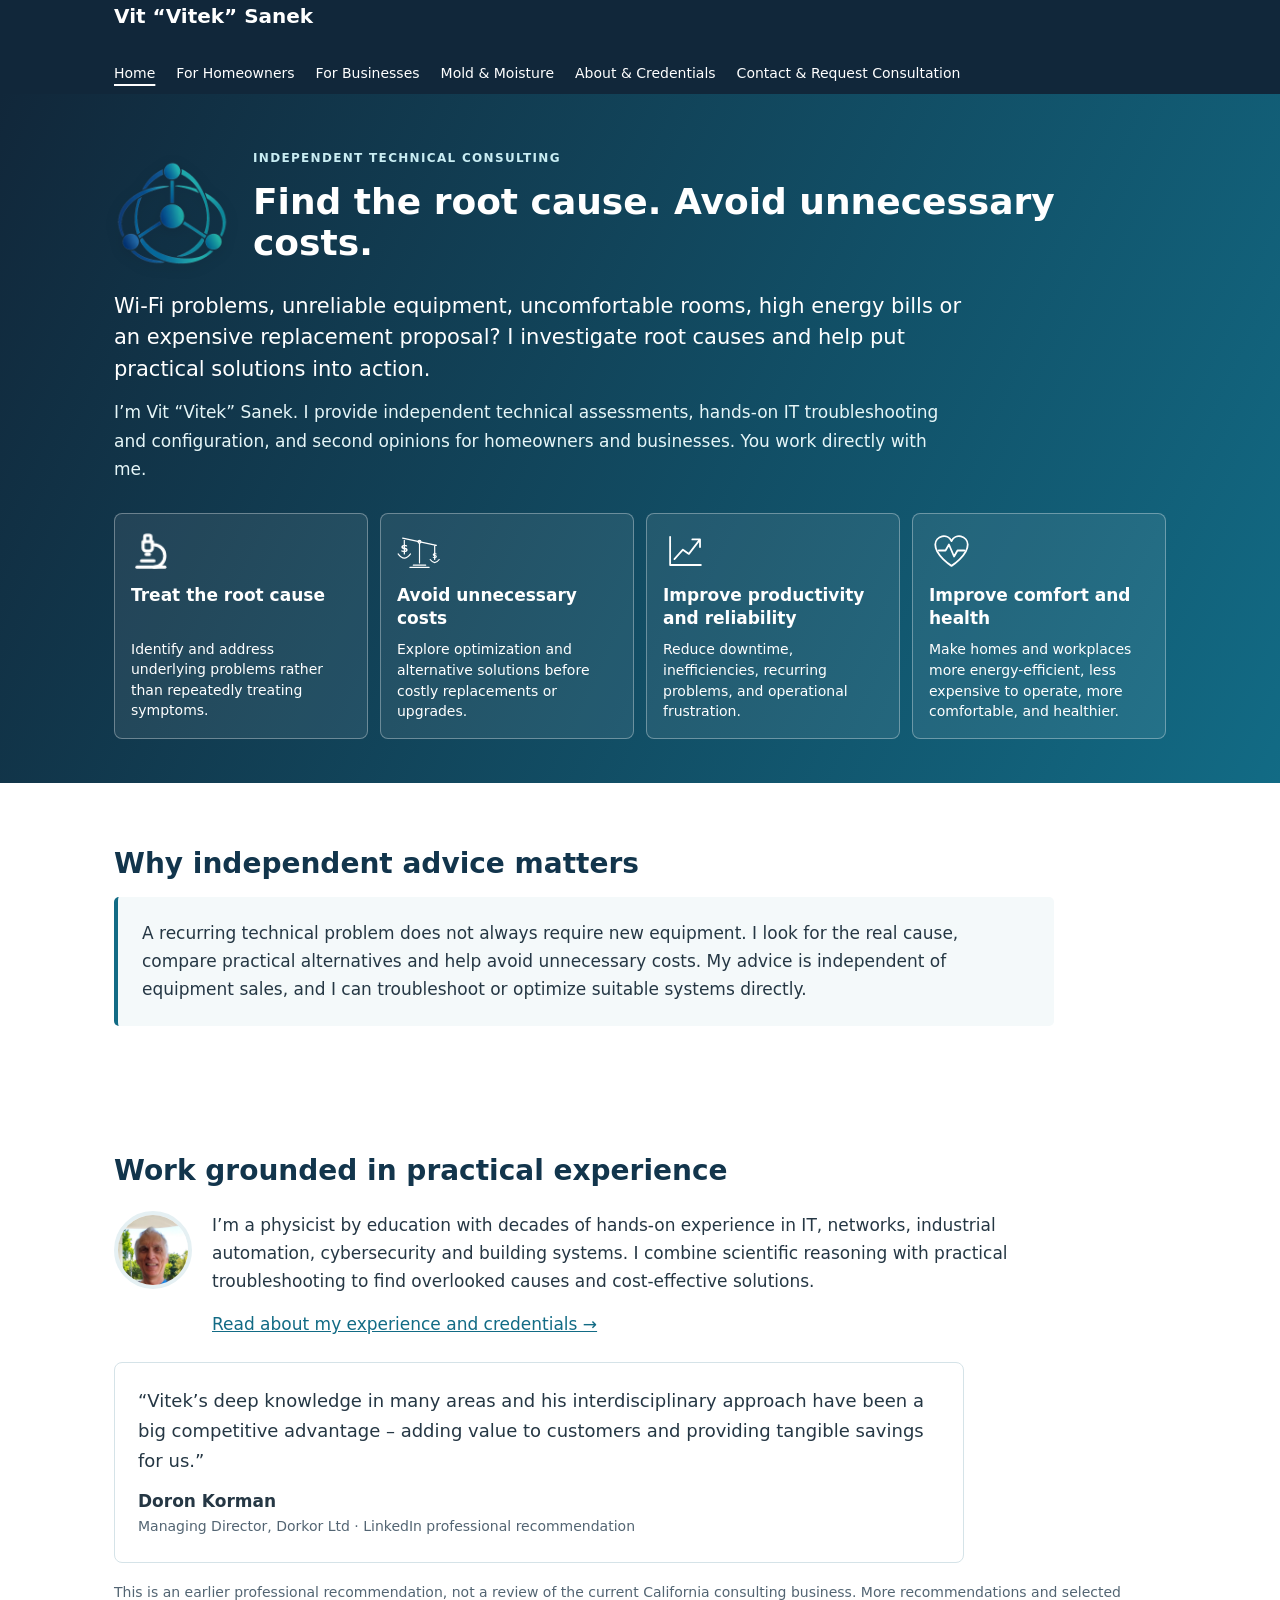
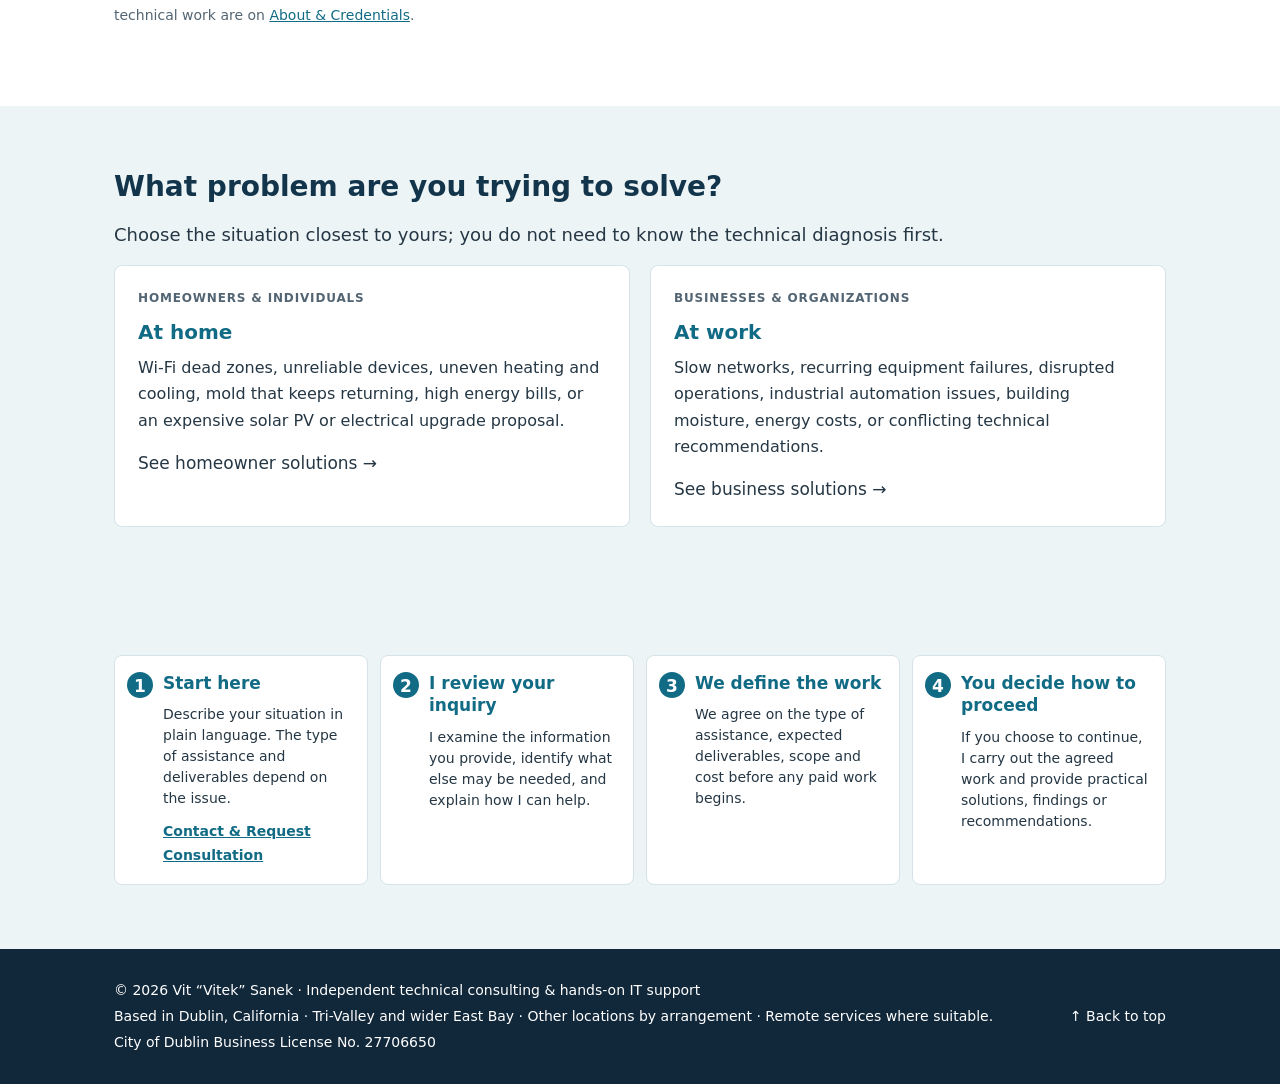
<file: index.html>
<!DOCTYPE html>

<html lang="en">
<head>
<meta charset="utf-8"/>
<meta content="width=device-width, initial-scale=1" name="viewport"/>
<title>Independent Technical Consulting | Dublin, CA</title>
<meta content="Independent technical diagnostics, hands-on IT troubleshooting and configuration, and second opinions for homeowners and businesses in Dublin, California." name="description"/>
<meta content="Vit “Vitek” Sanek" name="author"/>
<meta content="index,follow,max-image-preview:large" name="robots"/>
<meta content="#11273a" name="theme-color"/>
<link href="https://ardenvaleis.github.io/Vitek/" rel="canonical"/>
<link href="assets/systems-logo.png" rel="icon" type="image/png"/>
<link href="assets/systems-logo.png" rel="apple-touch-icon"/>
<link href="assets/style.css" rel="stylesheet"/>
<meta content="website" property="og:type"/>
<meta content="en_US" property="og:locale"/>
<meta content="Vit Vitek Sanek — Independent Technical Consulting" property="og:site_name"/>
<meta content="https://ardenvaleis.github.io/Vitek/" property="og:url"/>
<meta content="Independent technical consulting and second opinions in Dublin, CA" property="og:title"/>
<meta content="Independent technical diagnostics, hands-on IT troubleshooting and configuration, and second opinions for homeowners and businesses in Dublin, California." property="og:description"/>
<meta content="https://ardenvaleis.github.io/Vitek/assets/systems-logo.png" property="og:image"/>
<meta content="Interconnected-systems logo for Vit Vitek Sanek" property="og:image:alt"/>
<meta content="summary" name="twitter:card"/>
<meta content="Independent technical consulting and second opinions in Dublin, CA" name="twitter:title"/>
<meta content="Independent technical diagnostics, hands-on IT troubleshooting and configuration, and second opinions for homeowners and businesses in Dublin, California." name="twitter:description"/>
<meta content="https://ardenvaleis.github.io/Vitek/assets/systems-logo.png" name="twitter:image"/>
<script type="application/ld+json">{"@context":"https://schema.org","@type":["LocalBusiness","ProfessionalService"],"name":"Vit “Vitek” Sanek — Independent Technical Consulting","url":"https://ardenvaleis.github.io/Vitek/","image":"https://ardenvaleis.github.io/Vitek/assets/systems-logo.png","logo":"https://ardenvaleis.github.io/Vitek/assets/systems-logo.png","description":"Independent technical diagnostics, hands-on IT troubleshooting and configuration, and second opinions for homeowners and businesses.","telephone":"+1-650-318-1522","email":"vitpc@mail.com","address":{"@type":"PostalAddress","addressLocality":"Dublin","addressRegion":"CA","addressCountry":"US"},"areaServed":[{"@type":"City","name":"Dublin, California"},{"@type":"City","name":"Pleasanton, California"},{"@type":"City","name":"San Ramon, California"},{"@type":"City","name":"Livermore, California"}],"sameAs":["https://www.linkedin.com/in/vitsanek/"],"founder":{"@type":"Person","name":"Vit “Vitek” Sanek","jobTitle":"Independent technical consultant"},"serviceType":["Independent technical diagnostics and second opinions","IT installation, configuration and troubleshooting","Wi-Fi and computer network support","Industrial systems and process optimization consulting","Building performance and moisture assessment","Energy systems consulting"]}</script>
<script type="application/ld+json">{"@context":"https://schema.org","@type":"BreadcrumbList","itemListElement":[{"@type":"ListItem","position":1,"name":"Home","item":"https://ardenvaleis.github.io/Vitek/"}]}</script>
</head><body id="top"><a class="skip" href="#main">Skip to content</a><header><div class="wrap"><nav aria-label="Main navigation"><a class="brand" href="index.html">Vit “Vitek” Sanek</a><div class="links"><a aria-current="page" href="index.html">Home</a><a href="homeowners.html">For Homeowners</a><a href="businesses.html">For Businesses</a><a href="mold-moisture.html">Mold &amp; Moisture</a><a href="about.html">About &amp; Credentials</a><a href="contact.html">Contact &amp; Request Consultation</a></div></nav></div></header><main id="main"><div class="hero compact"><div class="wrap"><div class="hero-title"><img alt="Interconnected-systems company logo" class="hero-logo" height="109" src="assets/systems-logo.png" width="116"/><div><p class="eyebrow">Independent technical consulting</p><h1>Find the root cause. Avoid unnecessary costs.</h1></div></div><p class="lede">Wi-Fi problems, unreliable equipment, uncomfortable rooms, high energy bills or an expensive replacement proposal? I investigate root causes and help put practical solutions into action.</p><p class="support">I’m Vit “Vitek” Sanek. I provide independent technical assessments, hands-on IT troubleshooting and configuration, and second opinions for homeowners and businesses. You work directly with me.</p><div aria-label="How I help" class="benefits">
<article class="benefit"><img alt="" aria-hidden="true" class="benefit-icon" height="39" src="assets/microscope.png" width="36"/><h3>Treat the root cause</h3><p>Identify and address underlying problems rather than repeatedly treating symptoms.</p></article>
<article class="benefit"><svg aria-hidden="true" viewbox="0 0 80 64"><path d="M10 10 70 23M40 16.5V54M29 58h22M23 62h34M13 11v27M67 23v25"></path><circle cx="40" cy="16.5" r="2.5"></circle><path d="M2 38Q13 53 24 38M59 48Q67 59 75 48"></path><text fill="white" font-size="20" font-weight="600" stroke="none" text-anchor="middle" x="13" y="35">$</text><text fill="white" font-size="13" font-weight="600" stroke="none" text-anchor="middle" x="67" y="45">$</text></svg><h3>Avoid unnecessary costs</h3><p>Explore optimization and alternative solutions before costly replacements or upgrades.</p></article>
<article class="benefit"><svg aria-hidden="true" viewbox="0 0 48 48"><path d="M6 41V8M6 41h36M11 34l10-11 7 5 13-17M32 11h9v9"></path></svg><h3>Improve productivity and reliability</h3><p>Reduce downtime, inefficiencies, recurring problems, and operational frustration.</p></article>
<article class="benefit"><svg aria-hidden="true" viewbox="0 0 48 48"><path d="M24 42S5 30 5 17a10 10 0 0 1 19-4 10 10 0 0 1 19 4c0 13-19 25-19 25Z"></path><path d="M9 24h8l4-7 6 14 4-7h8"></path></svg><h3>Improve comfort and health</h3><p>Make homes and workplaces more energy-efficient, less expensive to operate, more comfortable, and healthier.</p></article>
</div></div></div><section><div class="wrap"><h2>Why independent advice matters</h2><div class="callout"><p>A recurring technical problem does not always require new equipment. I look for the real cause, compare practical alternatives and help avoid unnecessary costs. My advice is independent of equipment sales, and I can troubleshoot or optimize suitable systems directly.</p></div></div></section><section><div class="wrap"><h2>Work grounded in practical experience</h2><div class="personal-intro"><img alt="Portrait of Vit “Vitek” Sanek" class="profile-photo" height="78" src="assets/vitek-portrait.jpg" width="78"/><div><p>I’m a physicist by education with decades of hands-on experience in IT, networks, industrial automation, cybersecurity and building systems. I combine scientific reasoning with practical troubleshooting to find overlooked causes and cost-effective solutions.</p><p><a href="about.html">Read about my experience and credentials →</a></p></div></div><div class="quote"><blockquote>“Vitek’s deep knowledge in many areas and his interdisciplinary approach have been a big competitive advantage – adding value to customers and providing tangible savings for us.”</blockquote><p class="attrib">Doron Korman</p><p class="context">Managing Director, Dorkor Ltd · LinkedIn professional recommendation</p></div><p class="page-mark">This is an earlier professional recommendation, not a review of the current California consulting business. More recommendations and selected technical work are on <a href="about.html">About &amp; Credentials</a>.</p></div></section><section class="tint"><div class="wrap"><h2>What problem are you trying to solve?</h2><p class="intro section-lead">Choose the situation closest to yours; you do not need to know the technical diagnosis first.</p><div class="cards two">
<a class="card linkcard" href="homeowners.html"><span class="tag">Homeowners &amp; individuals</span><h3>At home</h3><p>Wi-Fi dead zones, unreliable devices, uneven heating and cooling, mold that keeps returning, high energy bills, or an expensive solar PV or electrical upgrade proposal.</p><span class="more">See homeowner solutions →</span></a>
<a class="card linkcard" href="businesses.html"><span class="tag">Businesses &amp; organizations</span><h3>At work</h3><p>Slow networks, recurring equipment failures, disrupted operations, industrial automation issues, building moisture, energy costs, or conflicting technical recommendations.</p><span class="more">See business solutions →</span></a>
</div></div></section><section class="tint"><div class="wrap"><div class="steps steps-four"><article class="step"><h3>Start here</h3><p>Describe your situation in plain language. The type of assistance and deliverables depend on the issue.</p><a href="contact.html">Contact &amp; Request Consultation</a></article><article class="step"><h3>I review your inquiry</h3><p>I examine the information you provide, identify what else may be needed, and explain how I can help.</p></article><article class="step"><h3>We define the work</h3><p>We agree on the type of assistance, expected deliverables, scope and cost before any paid work begins.</p></article><article class="step"><h3>You decide how to proceed</h3><p>If you choose to continue, I carry out the agreed work and provide practical solutions, findings or recommendations.</p></article></div></div></section>
</main><footer><div class="wrap"><div><p>© 2026 Vit “Vitek” Sanek · Independent technical consulting &amp; hands-on IT support</p><p>Based in Dublin, California · Tri-Valley and wider East Bay · Other locations by arrangement · Remote services where suitable.</p><p>City of Dublin Business License No. 27706650</p></div><a class="top-link" href="#top">↑ Back to top</a></div></footer></body></html>
</file>
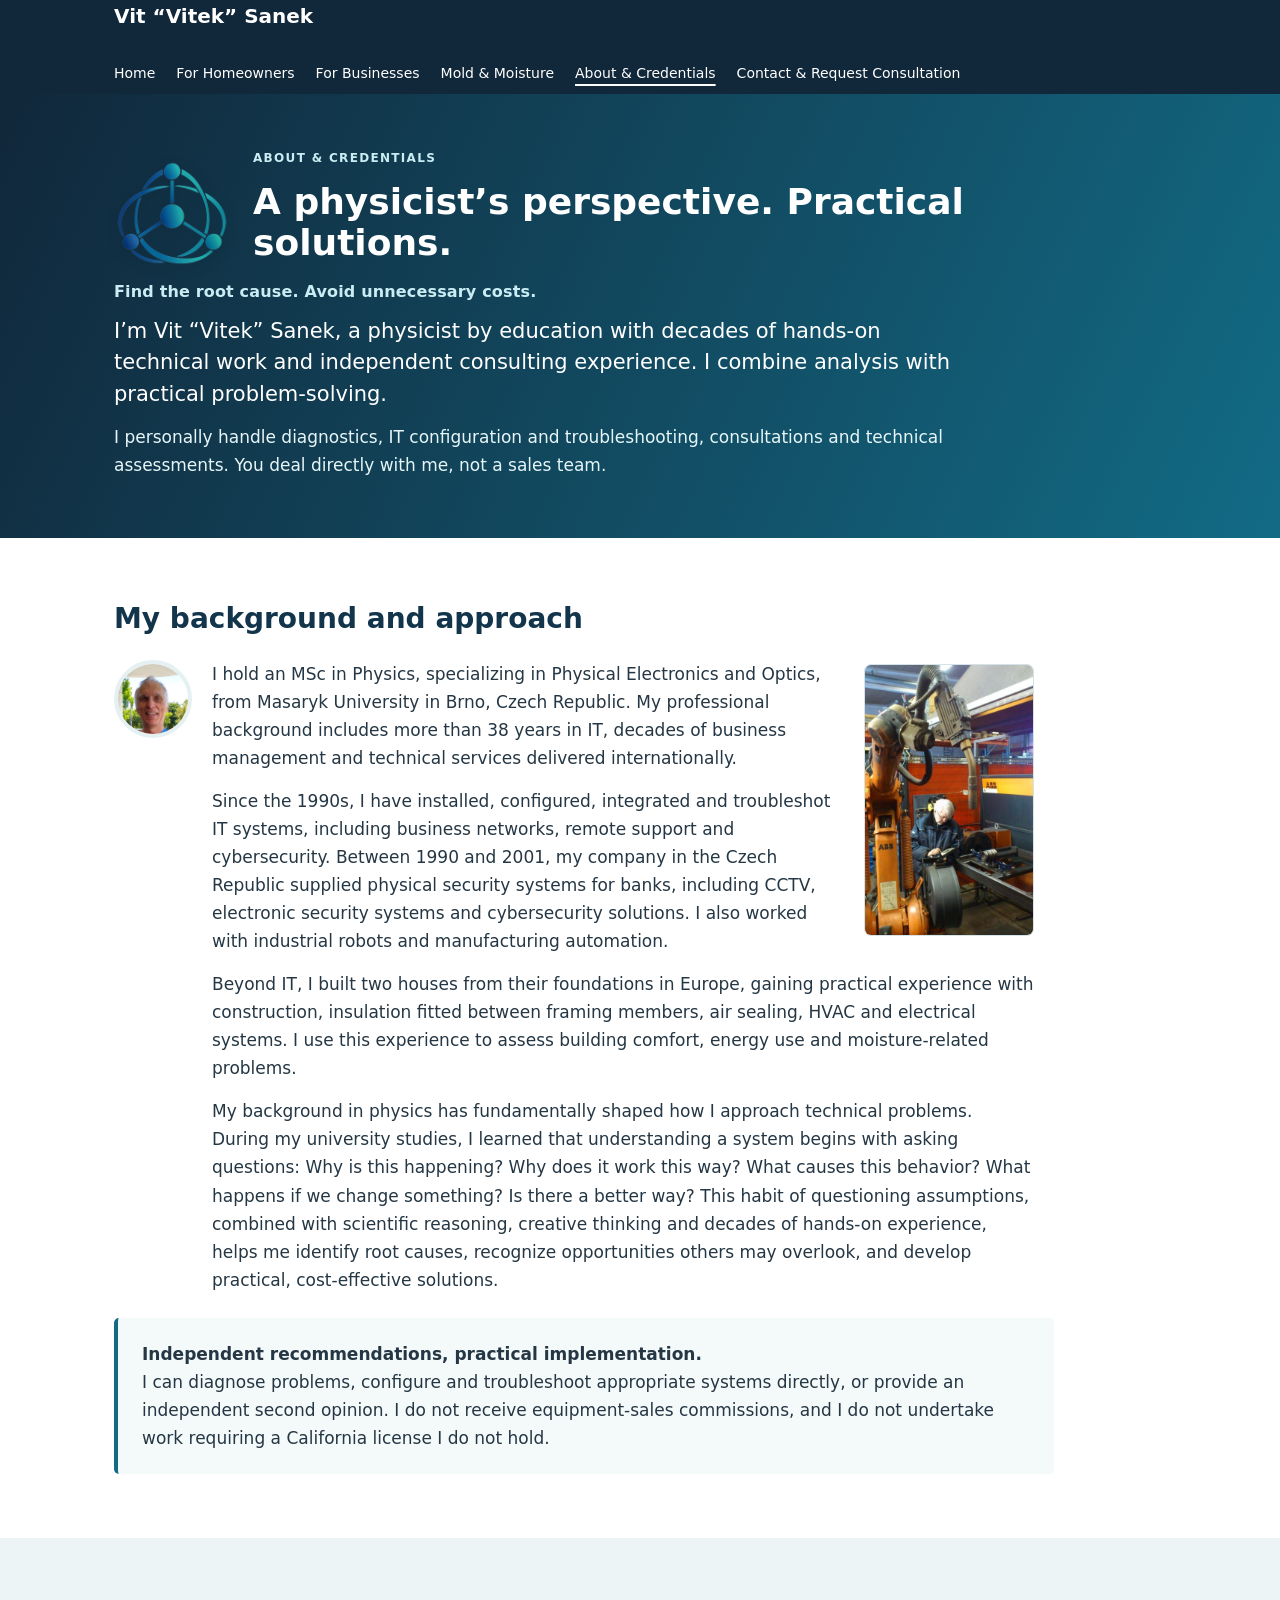
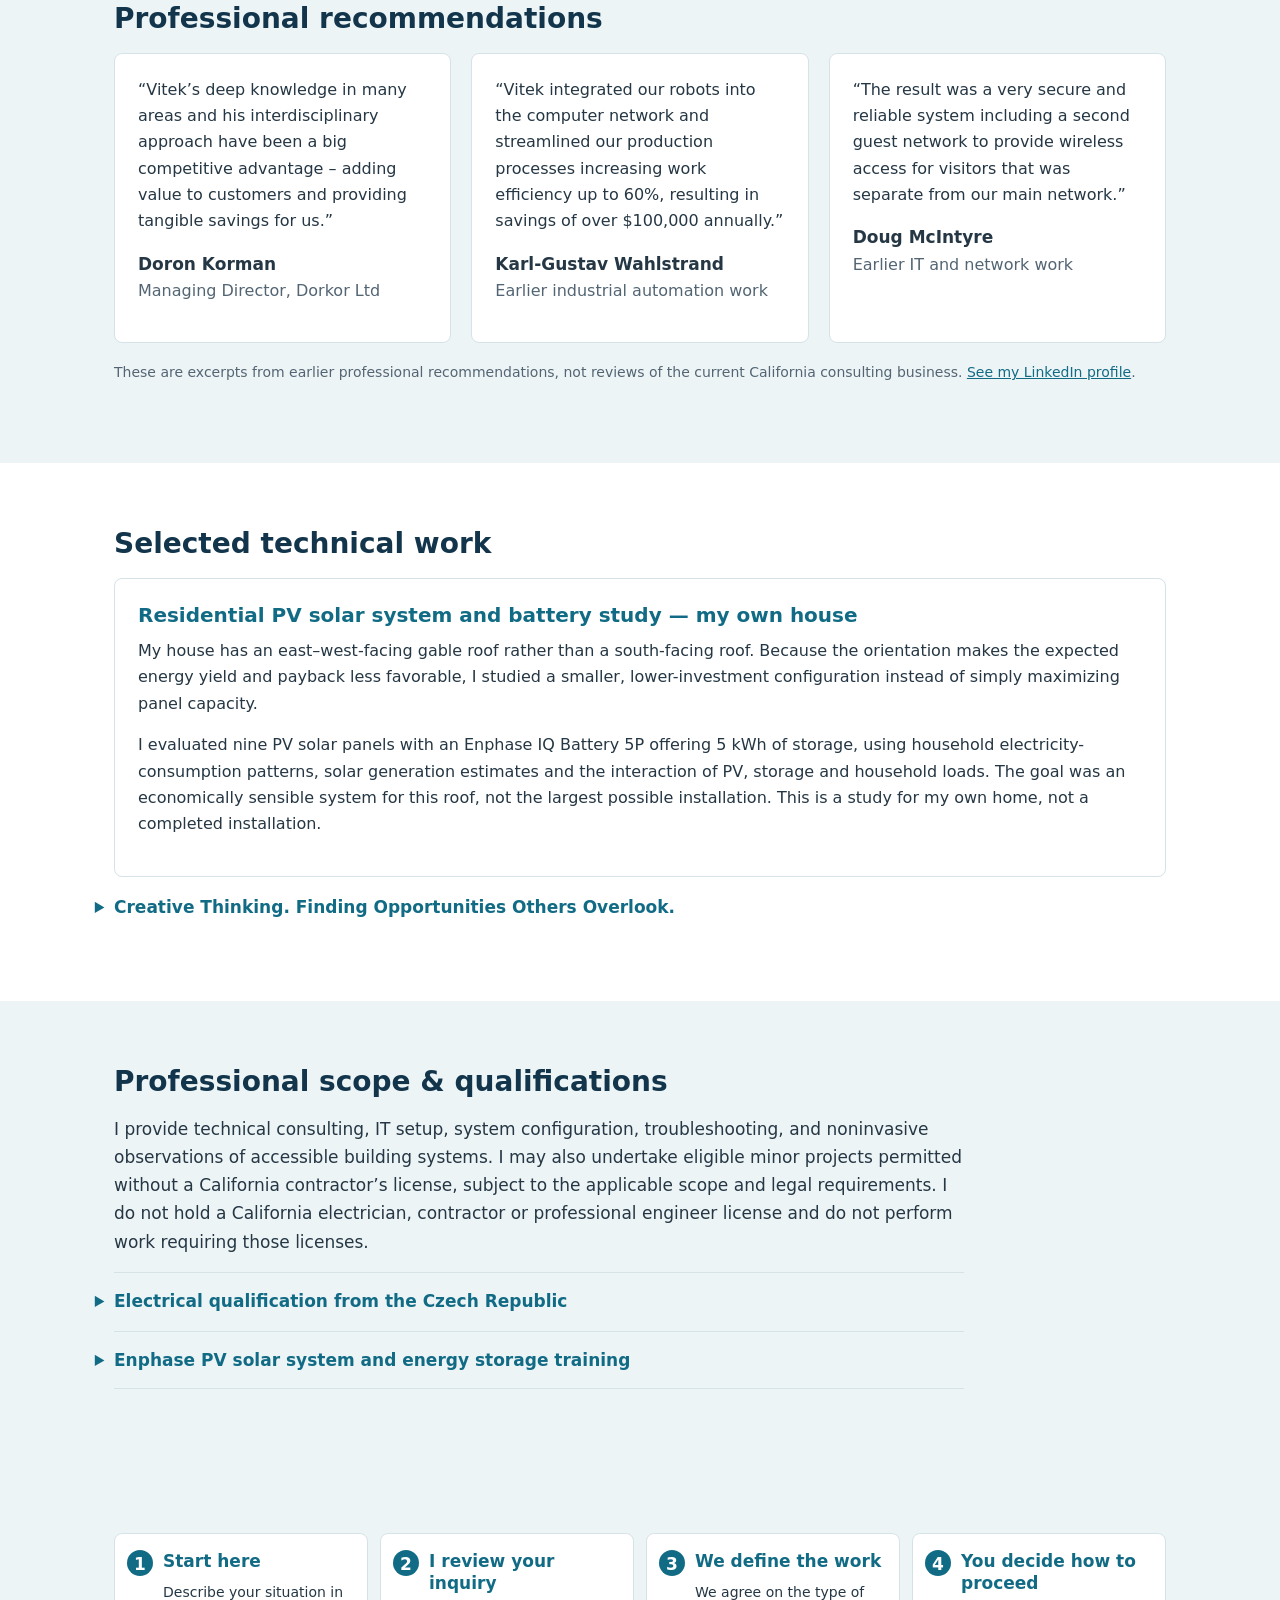
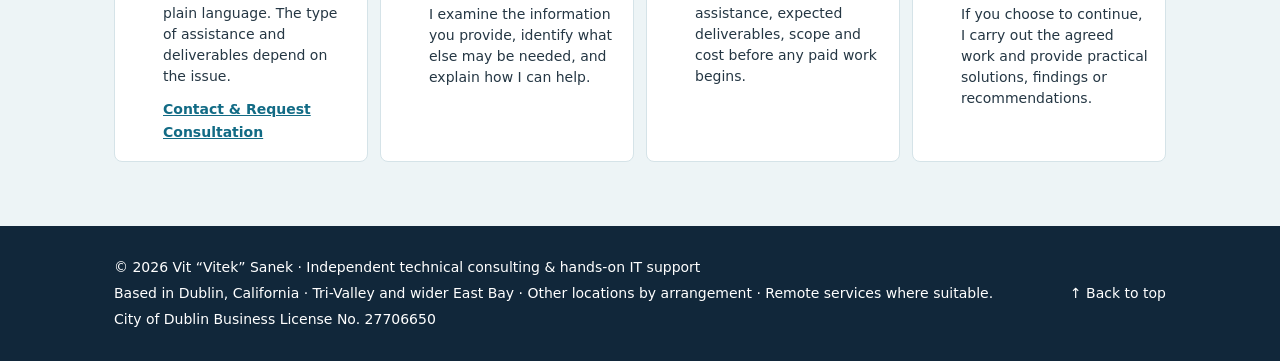
<file: about.html>
<!DOCTYPE html>

<html lang="en">
<head>
<meta charset="utf-8"/>
<meta content="width=device-width, initial-scale=1" name="viewport"/>
<title>About Vitek Sanek | Technical Consultant</title>
<meta content="Learn about Vitek Sanek’s decades of hands-on IT work, industrial automation experience, building-systems projects and independent technical consulting." name="description"/>
<meta content="Vit “Vitek” Sanek" name="author"/>
<meta content="index,follow,max-image-preview:large" name="robots"/>
<meta content="#11273a" name="theme-color"/>
<link href="https://ardenvaleis.github.io/Vitek/about.html" rel="canonical"/>
<link href="assets/systems-logo.png" rel="icon" type="image/png"/>
<link href="assets/systems-logo.png" rel="apple-touch-icon"/>
<link href="assets/style.css" rel="stylesheet"/>
<meta content="website" property="og:type"/>
<meta content="en_US" property="og:locale"/>
<meta content="Vit Vitek Sanek — Independent Technical Consulting" property="og:site_name"/>
<meta content="https://ardenvaleis.github.io/Vitek/about.html" property="og:url"/>
<meta content="About Vit “Vitek” Sanek and professional credentials" property="og:title"/>
<meta content="Learn about Vitek Sanek’s decades of hands-on IT work, industrial automation experience, building-systems projects and independent technical consulting." property="og:description"/>
<meta content="https://ardenvaleis.github.io/Vitek/assets/systems-logo.png" property="og:image"/>
<meta content="Interconnected-systems logo for Vit Vitek Sanek" property="og:image:alt"/>
<meta content="summary" name="twitter:card"/>
<meta content="About Vit “Vitek” Sanek and professional credentials" name="twitter:title"/>
<meta content="Learn about Vitek Sanek’s decades of hands-on IT work, industrial automation experience, building-systems projects and independent technical consulting." name="twitter:description"/>
<meta content="https://ardenvaleis.github.io/Vitek/assets/systems-logo.png" name="twitter:image"/>
<script type="application/ld+json">{"@context":"https://schema.org","@type":["LocalBusiness","ProfessionalService"],"name":"Vit “Vitek” Sanek — Independent Technical Consulting","url":"https://ardenvaleis.github.io/Vitek/","image":"https://ardenvaleis.github.io/Vitek/assets/systems-logo.png","logo":"https://ardenvaleis.github.io/Vitek/assets/systems-logo.png","description":"Independent technical diagnostics, hands-on IT troubleshooting and configuration, and second opinions for homeowners and businesses.","telephone":"+1-650-318-1522","email":"vitpc@mail.com","address":{"@type":"PostalAddress","addressLocality":"Dublin","addressRegion":"CA","addressCountry":"US"},"areaServed":[{"@type":"City","name":"Dublin, California"},{"@type":"City","name":"Pleasanton, California"},{"@type":"City","name":"San Ramon, California"},{"@type":"City","name":"Livermore, California"}],"sameAs":["https://www.linkedin.com/in/vitsanek/"],"founder":{"@type":"Person","name":"Vit “Vitek” Sanek","jobTitle":"Independent technical consultant"},"serviceType":["Independent technical diagnostics and second opinions","IT installation, configuration and troubleshooting","Wi-Fi and computer network support","Industrial systems and process optimization consulting","Building performance and moisture assessment","Energy systems consulting"]}</script>
<script type="application/ld+json">{"@context":"https://schema.org","@type":"BreadcrumbList","itemListElement":[{"@type":"ListItem","position":1,"name":"Home","item":"https://ardenvaleis.github.io/Vitek/"},{"@type":"ListItem","position":2,"name":"About & Credentials","item":"https://ardenvaleis.github.io/Vitek/about.html"}]}</script>
</head><body id="top"><a class="skip" href="#main">Skip to content</a><header><div class="wrap"><nav aria-label="Main navigation"><a class="brand" href="index.html">Vit “Vitek” Sanek</a><div class="links"><a href="index.html">Home</a><a href="homeowners.html">For Homeowners</a><a href="businesses.html">For Businesses</a><a href="mold-moisture.html">Mold &amp; Moisture</a><a aria-current="page" href="about.html">About &amp; Credentials</a><a href="contact.html">Contact &amp; Request Consultation</a></div></nav></div></header><main id="main"><div class="hero compact"><div class="wrap"><div class="hero-title"><img alt="Interconnected-systems company logo" class="hero-logo" height="109" src="assets/systems-logo.png" width="116"/><div><p class="eyebrow">About &amp; credentials</p><h1>A physicist’s perspective. Practical solutions.</h1></div></div><p class="site-promise">Find the root cause. Avoid unnecessary costs.</p><p class="lede">I’m Vit “Vitek” Sanek, a physicist by education with decades of hands-on technical work and independent consulting experience. I combine analysis with practical problem-solving.</p><p class="support">I personally handle diagnostics, IT configuration and troubleshooting, consultations and technical assessments. You deal directly with me, not a sales team.</p></div></div>
<section><div class="wrap"><h2>My background and approach</h2><div class="personal-intro"><img alt="Portrait of Vit “Vitek” Sanek" class="profile-photo" height="78" src="assets/vitek-portrait.jpg" width="78"/><div><img alt="ABB industrial welding robot in a manufacturing workshop" class="robot-inline-photo" height="300" loading="lazy" src="assets/abb-robot-work.jpg" width="180"/><p>I hold an MSc in Physics, specializing in Physical Electronics and Optics, from Masaryk University in Brno, Czech Republic. My professional background includes more than 38 years in IT, decades of business management and technical services delivered internationally.</p><p>Since the 1990s, I have installed, configured, integrated and troubleshot IT systems, including business networks, remote support and cybersecurity. Between 1990 and 2001, my company in the Czech Republic supplied physical security systems for banks, including CCTV, electronic security systems and cybersecurity solutions. I also worked with industrial robots and manufacturing automation.</p><p>Beyond IT, I built two houses from their foundations in Europe, gaining practical experience with construction, insulation fitted between framing members, air sealing, HVAC and electrical systems. I use this experience to assess building comfort, energy use and moisture-related problems.</p><p>My background in physics has fundamentally shaped how I approach technical problems. During my university studies, I learned that understanding a system begins with asking questions: Why is this happening? Why does it work this way? What causes this behavior? What happens if we change something? Is there a better way? This habit of questioning assumptions, combined with scientific reasoning, creative thinking and decades of hands-on experience, helps me identify root causes, recognize opportunities others may overlook, and develop practical, cost-effective solutions.</p></div></div><div class="callout"><strong>Independent recommendations, practical implementation.</strong><p>I can diagnose problems, configure and troubleshoot appropriate systems directly, or provide an independent second opinion. I do not receive equipment-sales commissions, and I do not undertake work requiring a California license I do not hold.</p></div></div></section>
<section class="tint"><div class="wrap"><h2>Professional recommendations</h2><div class="cards">
<article class="card"><p>“Vitek’s deep knowledge in many areas and his interdisciplinary approach have been a big competitive advantage – adding value to customers and providing tangible savings for us.”</p><strong>Doron Korman</strong><p class="fine">Managing Director, Dorkor Ltd</p></article>
<article class="card"><p>“Vitek integrated our robots into the computer network and streamlined our production processes increasing work efficiency up to 60%, resulting in savings of over $100,000 annually.”</p><strong>Karl-Gustav Wahlstrand</strong><p class="fine">Earlier industrial automation work</p></article>
<article class="card"><p>“The result was a very secure and reliable system including a second guest network to provide wireless access for visitors that was separate from our main network.”</p><strong>Doug McIntyre</strong><p class="fine">Earlier IT and network work</p></article>
</div><p class="page-mark">These are excerpts from earlier professional recommendations, not reviews of the current California consulting business. <a href="https://www.linkedin.com/in/vitsanek/" rel="noopener noreferrer" target="_blank">See my LinkedIn profile</a>.</p></div></section>
<section><div class="wrap"><h2>Selected technical work</h2><article class="card"><h3>Residential PV solar system and battery study — my own house</h3><p>My house has an east–west-facing gable roof rather than a south-facing roof. Because the orientation makes the expected energy yield and payback less favorable, I studied a smaller, lower-investment configuration instead of simply maximizing panel capacity.</p><p>I evaluated nine PV solar panels with an Enphase IQ Battery 5P offering 5 kWh of storage, using household electricity-consumption patterns, solar generation estimates and the interaction of PV, storage and household loads. The goal was an economically sensible system for this roof, not the largest possible installation. This is a study for my own home, not a completed installation.</p></article><details class="concept-work"><summary>Creative Thinking. Finding Opportunities Others Overlook.</summary><div class="cards two"><article class="card"><h3>Floating PV solar system and flow battery storage</h3><p>I independently developed an unsolicited concept for a water utility combining a floating PV solar system with estimated electricity production of 2.23 GWh annually (6.11 MWh per day) and a 4 MWh vanadium redox flow battery.</p><p>The utility had originally considered rooftop and parking-area PV solar systems distributed across several locations. I proposed a centralized floating system that could reduce infrastructure duplication, simplify operations and lower maintenance costs.</p><p>The system was designed to be highly modular and scalable, allowing implementation to begin with a small pilot installation to validate the estimated energy production.</p><p>I estimated a combined 7–11% energy-yield increase from water cooling and bifacial PV solar panels compared with conventional rooftop and parking-area installations.</p><p>The project could also align well with the utility’s expertise in water pumping and storage, potentially reducing installation and maintenance costs.</p><p>The concept demonstrates my approach to technical problem-solving: reconsidering conventional solutions, identifying overlooked opportunities within existing infrastructure, and using physics and whole-system analysis to develop potentially more efficient alternatives.</p><p class="fine">This was an independent conceptual proposal, not an implemented installation. The estimated performance and economic benefits have not been validated through operation.</p></article><article class="card"><h3>Pipeline energy recovery</h3><p>I developed an early-stage evaluation of potential micro-hydropower generation within existing wastewater conveyance infrastructure. The elevation profile of one pipeline immediately caught my attention.</p><p>Rather than viewing the pipeline solely as infrastructure for transporting wastewater, I examined whether its elevation differences, hydraulic characteristics and operating conditions could support useful electricity generation.</p><p>This illustrates how applying fundamental physics and whole-system analysis can reveal energy-recovery opportunities that conventional infrastructure planning may overlook.</p><p class="fine">The evaluation was conceptual and based on limited publicly available information.</p></article></div></details></div></section>
<section class="tint"><div class="wrap"><h2>Professional scope &amp; qualifications</h2><div class="credentials"><p>I provide technical consulting, IT setup, system configuration, troubleshooting, and noninvasive observations of accessible building systems. I may also undertake eligible minor projects permitted without a California contractor’s license, subject to the applicable scope and legal requirements. I do not hold a California electrician, contractor or professional engineer license and do not perform work requiring those licenses.</p><details><summary>Electrical qualification from the Czech Republic</summary><p>My electrician qualification was issued in the Czech Republic under national regulations incorporating relevant European Union requirements. It covered independent electrical work without voltage restrictions, including work on high-voltage equipment, lightning and surge protection systems, and electrical equipment in explosion-hazard areas. It also covered the management of electrical work up to 1 kV AC and 1.5 kV DC.</p><p>The certification expired in September 2026. I am currently preparing to take the examination required for renewal.</p></details><details><summary>Enphase PV solar system and energy storage training</summary><p>I completed Enphase Solar PV Installation Certification Training on November 11, 2025 (6 NABCEP continuing education units), and Enphase Energy System 3rd-generation Design Certification Training on November 22, 2025. I am continuing my Enphase technical education.</p><p>These are Enphase training certificates; they are not California electrician or contractor licenses and do not authorize regulated installation work.</p></details></div></div></section>
<section class="tint"><div class="wrap"><div class="steps steps-four"><article class="step"><h3>Start here</h3><p>Describe your situation in plain language. The type of assistance and deliverables depend on the issue.</p><a href="contact.html">Contact &amp; Request Consultation</a></article><article class="step"><h3>I review your inquiry</h3><p>I examine the information you provide, identify what else may be needed, and explain how I can help.</p></article><article class="step"><h3>We define the work</h3><p>We agree on the type of assistance, expected deliverables, scope and cost before any paid work begins.</p></article><article class="step"><h3>You decide how to proceed</h3><p>If you choose to continue, I carry out the agreed work and provide practical solutions, findings or recommendations.</p></article></div></div></section></main><footer><div class="wrap"><div><p>© 2026 Vit “Vitek” Sanek · Independent technical consulting &amp; hands-on IT support</p><p>Based in Dublin, California · Tri-Valley and wider East Bay · Other locations by arrangement · Remote services where suitable.</p><p>City of Dublin Business License No. 27706650</p></div><a class="top-link" href="#top">↑ Back to top</a></div></footer></body></html>
</file>
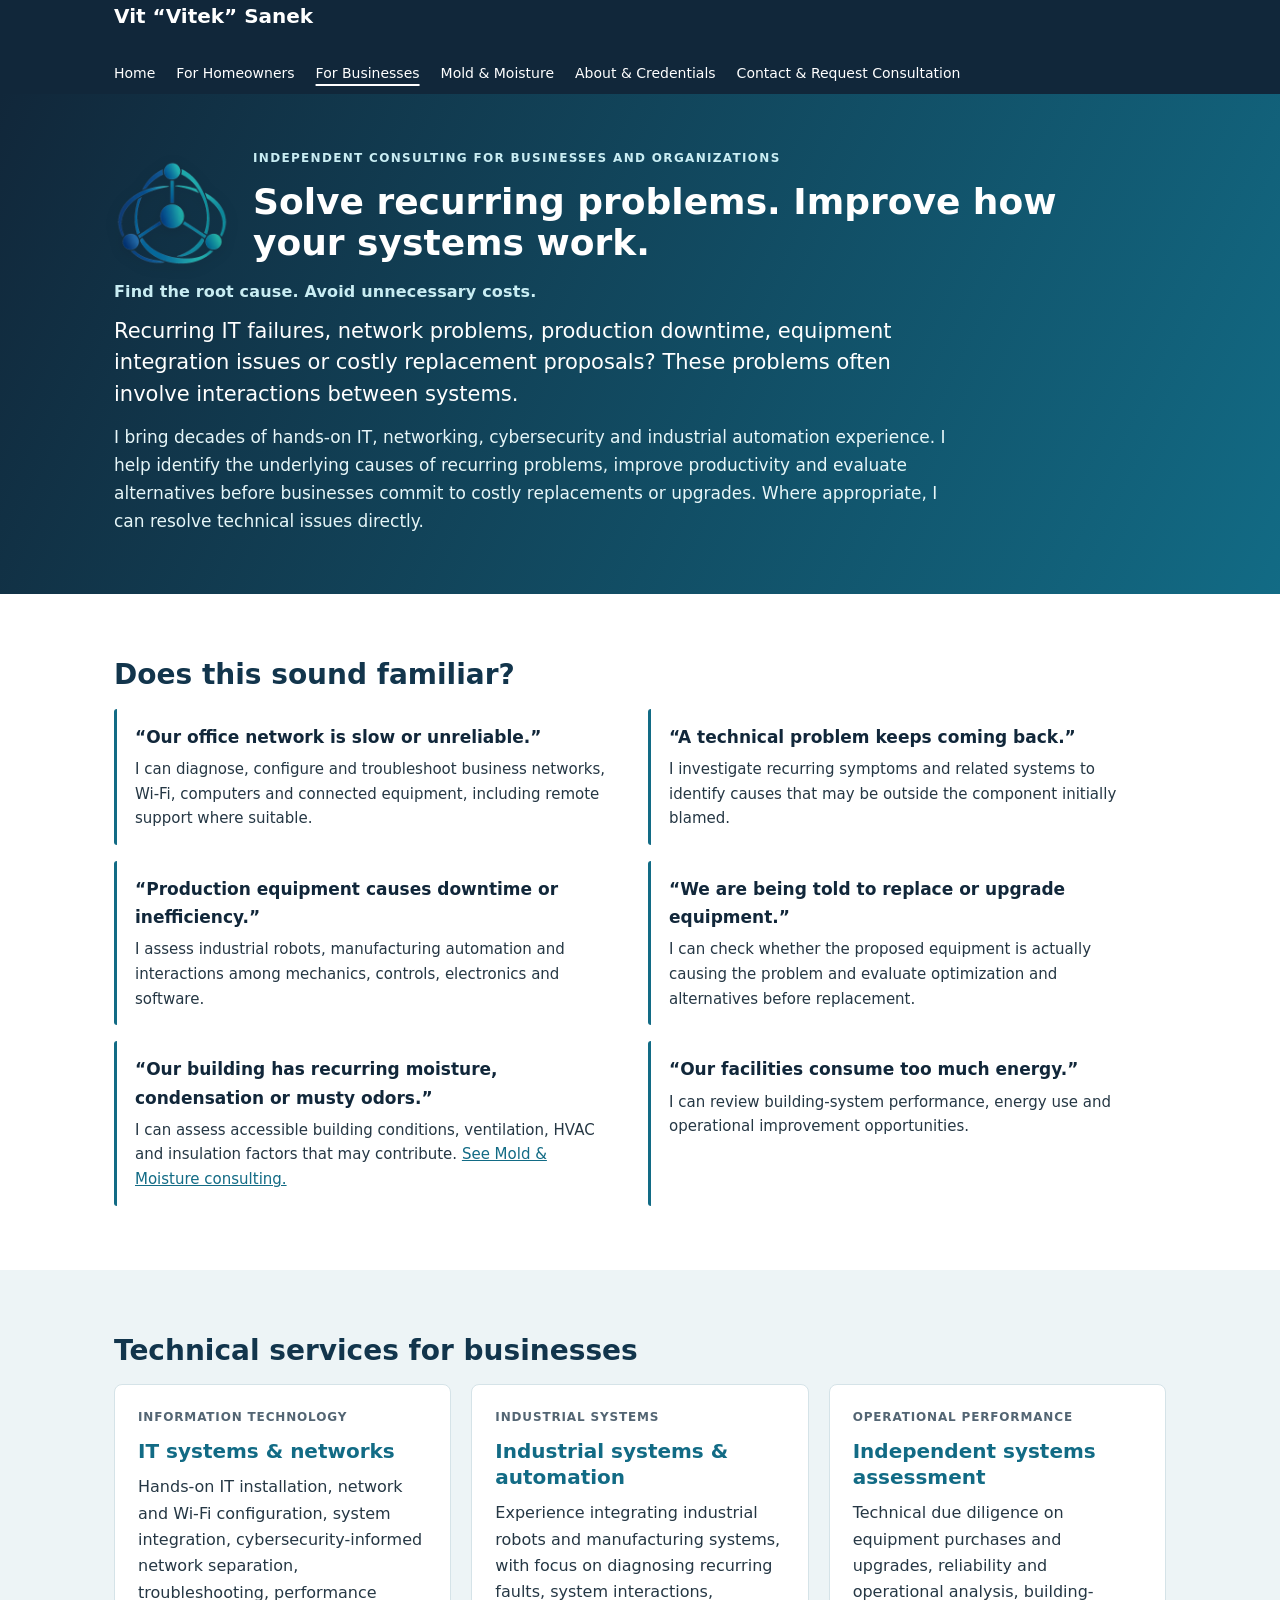
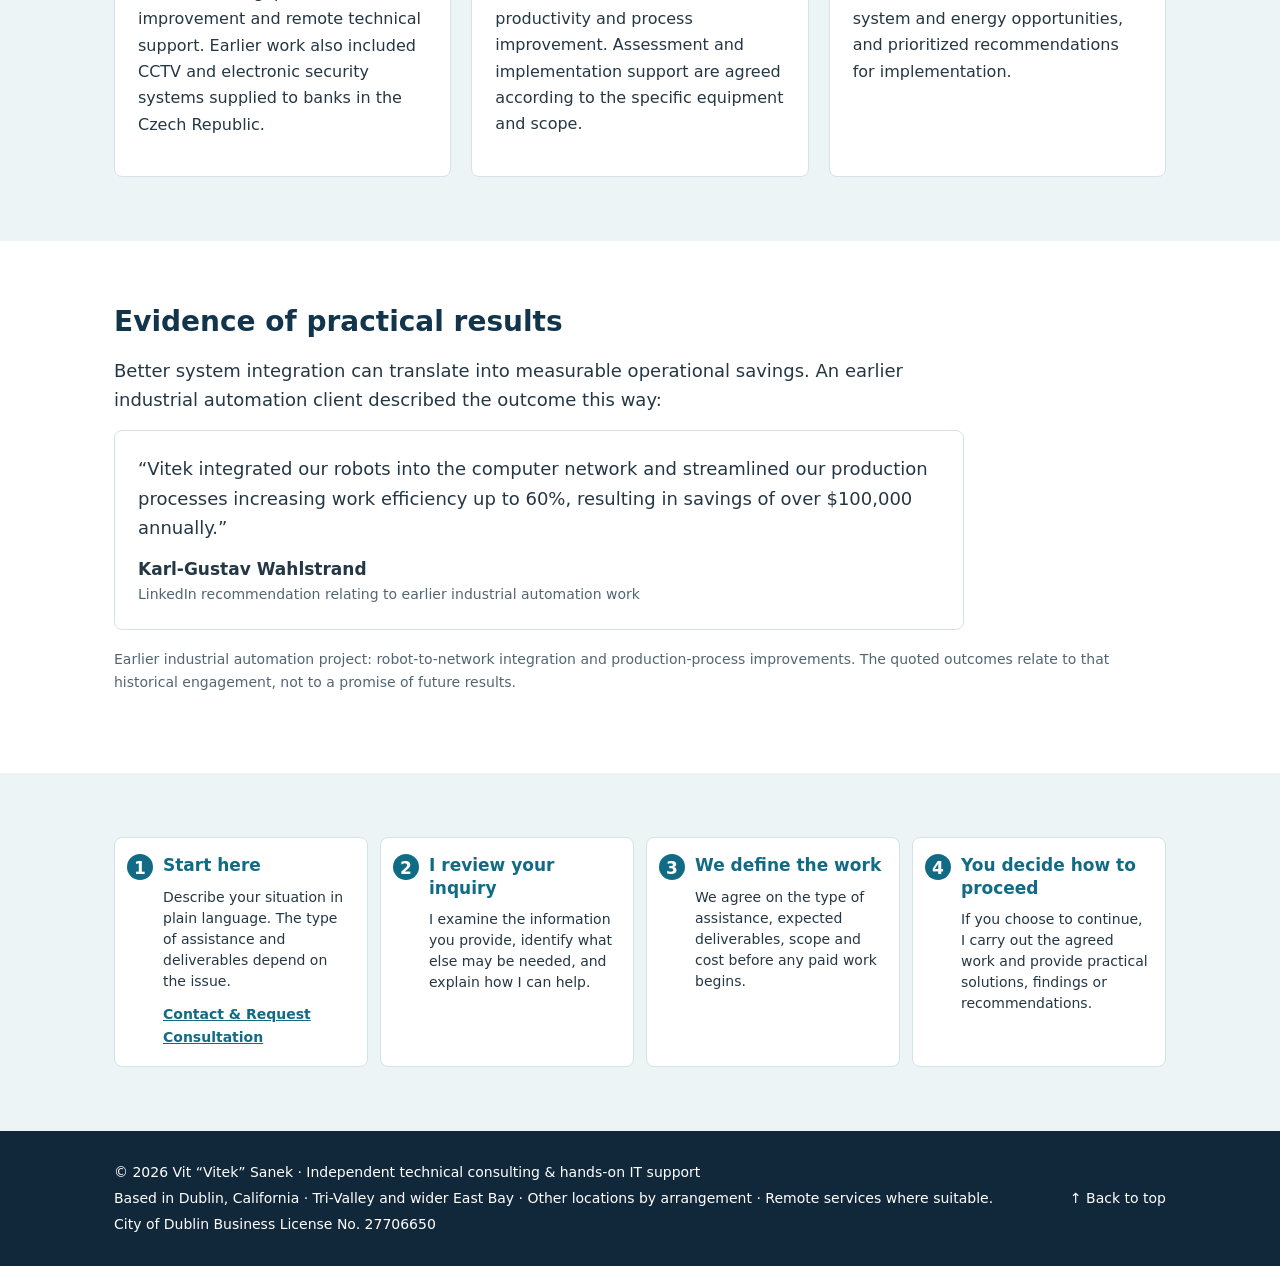
<file: businesses.html>
<!DOCTYPE html>

<html lang="en">
<head>
<meta charset="utf-8"/>
<meta content="width=device-width, initial-scale=1" name="viewport"/>
<title>Business Technical Consulting | Dublin, CA</title>
<meta content="Hands-on IT and network support, industrial automation experience, operational troubleshooting and independent technical assessments for businesses." name="description"/>
<meta content="Vit “Vitek” Sanek" name="author"/>
<meta content="index,follow,max-image-preview:large" name="robots"/>
<meta content="#11273a" name="theme-color"/>
<link href="https://ardenvaleis.github.io/Vitek/businesses.html" rel="canonical"/>
<link href="assets/systems-logo.png" rel="icon" type="image/png"/>
<link href="assets/systems-logo.png" rel="apple-touch-icon"/>
<link href="assets/style.css" rel="stylesheet"/>
<meta content="website" property="og:type"/>
<meta content="en_US" property="og:locale"/>
<meta content="Vit Vitek Sanek — Independent Technical Consulting" property="og:site_name"/>
<meta content="https://ardenvaleis.github.io/Vitek/businesses.html" property="og:url"/>
<meta content="Independent IT and industrial systems consulting for businesses" property="og:title"/>
<meta content="Hands-on IT and network support, industrial automation experience, operational troubleshooting and independent technical assessments for businesses." property="og:description"/>
<meta content="https://ardenvaleis.github.io/Vitek/assets/systems-logo.png" property="og:image"/>
<meta content="Interconnected-systems logo for Vit Vitek Sanek" property="og:image:alt"/>
<meta content="summary" name="twitter:card"/>
<meta content="Independent IT and industrial systems consulting for businesses" name="twitter:title"/>
<meta content="Hands-on IT and network support, industrial automation experience, operational troubleshooting and independent technical assessments for businesses." name="twitter:description"/>
<meta content="https://ardenvaleis.github.io/Vitek/assets/systems-logo.png" name="twitter:image"/>
<script type="application/ld+json">{"@context":"https://schema.org","@type":["LocalBusiness","ProfessionalService"],"name":"Vit “Vitek” Sanek — Independent Technical Consulting","url":"https://ardenvaleis.github.io/Vitek/","image":"https://ardenvaleis.github.io/Vitek/assets/systems-logo.png","logo":"https://ardenvaleis.github.io/Vitek/assets/systems-logo.png","description":"Independent technical diagnostics, hands-on IT troubleshooting and configuration, and second opinions for homeowners and businesses.","telephone":"+1-650-318-1522","email":"vitpc@mail.com","address":{"@type":"PostalAddress","addressLocality":"Dublin","addressRegion":"CA","addressCountry":"US"},"areaServed":[{"@type":"City","name":"Dublin, California"},{"@type":"City","name":"Pleasanton, California"},{"@type":"City","name":"San Ramon, California"},{"@type":"City","name":"Livermore, California"}],"sameAs":["https://www.linkedin.com/in/vitsanek/"],"founder":{"@type":"Person","name":"Vit “Vitek” Sanek","jobTitle":"Independent technical consultant"},"serviceType":["Independent technical diagnostics and second opinions","IT installation, configuration and troubleshooting","Wi-Fi and computer network support","Industrial systems and process optimization consulting","Building performance and moisture assessment","Energy systems consulting"]}</script>
<script type="application/ld+json">{"@context":"https://schema.org","@type":"BreadcrumbList","itemListElement":[{"@type":"ListItem","position":1,"name":"Home","item":"https://ardenvaleis.github.io/Vitek/"},{"@type":"ListItem","position":2,"name":"For Businesses","item":"https://ardenvaleis.github.io/Vitek/businesses.html"}]}</script>
</head><body id="top"><a class="skip" href="#main">Skip to content</a><header><div class="wrap"><nav aria-label="Main navigation"><a class="brand" href="index.html">Vit “Vitek” Sanek</a><div class="links"><a href="index.html">Home</a><a href="homeowners.html">For Homeowners</a><a aria-current="page" href="businesses.html">For Businesses</a><a href="mold-moisture.html">Mold &amp; Moisture</a><a href="about.html">About &amp; Credentials</a><a href="contact.html">Contact &amp; Request Consultation</a></div></nav></div></header><main id="main"><div class="hero compact"><div class="wrap"><div class="hero-title"><img alt="Interconnected-systems company logo" class="hero-logo" height="109" src="assets/systems-logo.png" width="116"/><div><p class="eyebrow">Independent consulting for businesses and organizations</p><h1>Solve recurring problems. Improve how your systems work.</h1></div></div><p class="site-promise">Find the root cause. Avoid unnecessary costs.</p><p class="lede">Recurring IT failures, network problems, production downtime, equipment integration issues or costly replacement proposals? These problems often involve interactions between systems.</p><p class="support">I bring decades of hands-on IT, networking, cybersecurity and industrial automation experience. I help identify the underlying causes of recurring problems, improve productivity and evaluate alternatives before businesses commit to costly replacements or upgrades. Where appropriate, I can resolve technical issues directly.</p></div></div>
<section><div class="wrap"><h2>Does this sound familiar?</h2><div class="problem-grid">
<div class="problem"><strong>“Our office network is slow or unreliable.”</strong><p>I can diagnose, configure and troubleshoot business networks, Wi-Fi, computers and connected equipment, including remote support where suitable.</p></div>
<div class="problem"><strong>“A technical problem keeps coming back.”</strong><p>I investigate recurring symptoms and related systems to identify causes that may be outside the component initially blamed.</p></div>
<div class="problem"><strong>“Production equipment causes downtime or inefficiency.”</strong><p>I assess industrial robots, manufacturing automation and interactions among mechanics, controls, electronics and software.</p></div>
<div class="problem"><strong>“We are being told to replace or upgrade equipment.”</strong><p>I can check whether the proposed equipment is actually causing the problem and evaluate optimization and alternatives before replacement.</p></div>
<div class="problem"><strong>“Our building has recurring moisture, condensation or musty odors.”</strong><p>I can assess accessible building conditions, ventilation, HVAC and insulation factors that may contribute. <a href="mold-moisture.html">See Mold &amp; Moisture consulting.</a></p></div>
<div class="problem"><strong>“Our facilities consume too much energy.”</strong><p>I can review building-system performance, energy use and operational improvement opportunities.</p></div>
</div></div></section>
<section class="tint"><div class="wrap"><h2>Technical services for businesses</h2><div class="cards">
<article class="card"><span class="tag">Information technology</span><h3>IT systems &amp; networks</h3><p>Hands-on IT installation, network and Wi-Fi configuration, system integration, cybersecurity-informed network separation, troubleshooting, performance improvement and remote technical support. Earlier work also included CCTV and electronic security systems supplied to banks in the Czech Republic.</p></article>
<article class="card"><span class="tag">Industrial systems</span><h3>Industrial systems &amp; automation</h3><p>Experience integrating industrial robots and manufacturing systems, with focus on diagnosing recurring faults, system interactions, productivity and process improvement. Assessment and implementation support are agreed according to the specific equipment and scope.</p></article>
<article class="card"><span class="tag">Operational performance</span><h3>Independent systems assessment</h3><p>Technical due diligence on equipment purchases and upgrades, reliability and operational analysis, building-system and energy opportunities, and prioritized recommendations for implementation.</p></article>
</div></div></section>
<section><div class="wrap"><h2>Evidence of practical results</h2><p class="section-lead">Better system integration can translate into measurable operational savings. An earlier industrial automation client described the outcome this way:</p><div class="quote"><blockquote>“Vitek integrated our robots into the computer network and streamlined our production processes increasing work efficiency up to 60%, resulting in savings of over $100,000 annually.”</blockquote><p class="attrib">Karl-Gustav Wahlstrand</p><p class="context">LinkedIn recommendation relating to earlier industrial automation work</p></div><p class="page-mark">Earlier industrial automation project: robot-to-network integration and production-process improvements. The quoted outcomes relate to that historical engagement, not to a promise of future results.</p></div></section>
<section class="tint"><div class="wrap"><div class="steps steps-four"><article class="step"><h3>Start here</h3><p>Describe your situation in plain language. The type of assistance and deliverables depend on the issue.</p><a href="contact.html">Contact &amp; Request Consultation</a></article><article class="step"><h3>I review your inquiry</h3><p>I examine the information you provide, identify what else may be needed, and explain how I can help.</p></article><article class="step"><h3>We define the work</h3><p>We agree on the type of assistance, expected deliverables, scope and cost before any paid work begins.</p></article><article class="step"><h3>You decide how to proceed</h3><p>If you choose to continue, I carry out the agreed work and provide practical solutions, findings or recommendations.</p></article></div></div></section></main><footer><div class="wrap"><div><p>© 2026 Vit “Vitek” Sanek · Independent technical consulting &amp; hands-on IT support</p><p>Based in Dublin, California · Tri-Valley and wider East Bay · Other locations by arrangement · Remote services where suitable.</p><p>City of Dublin Business License No. 27706650</p></div><a class="top-link" href="#top">↑ Back to top</a></div></footer></body></html>
</file>
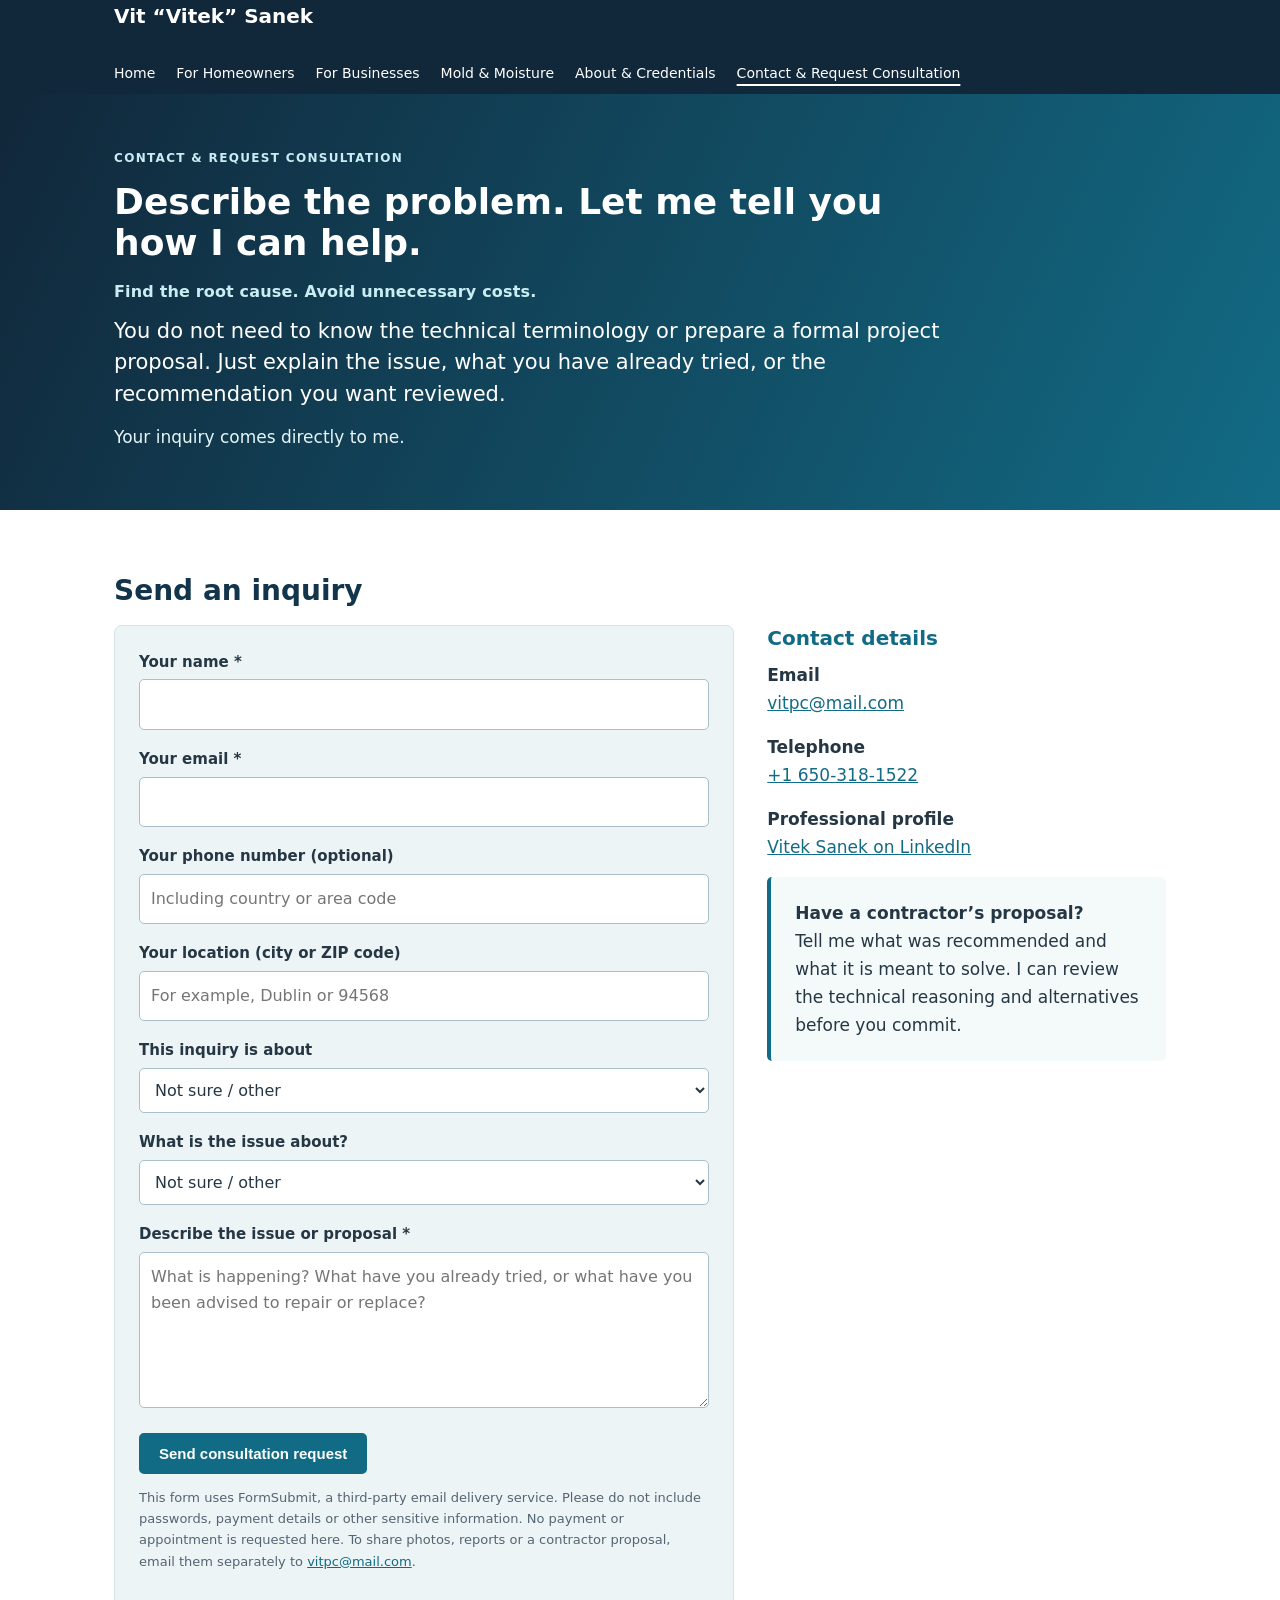
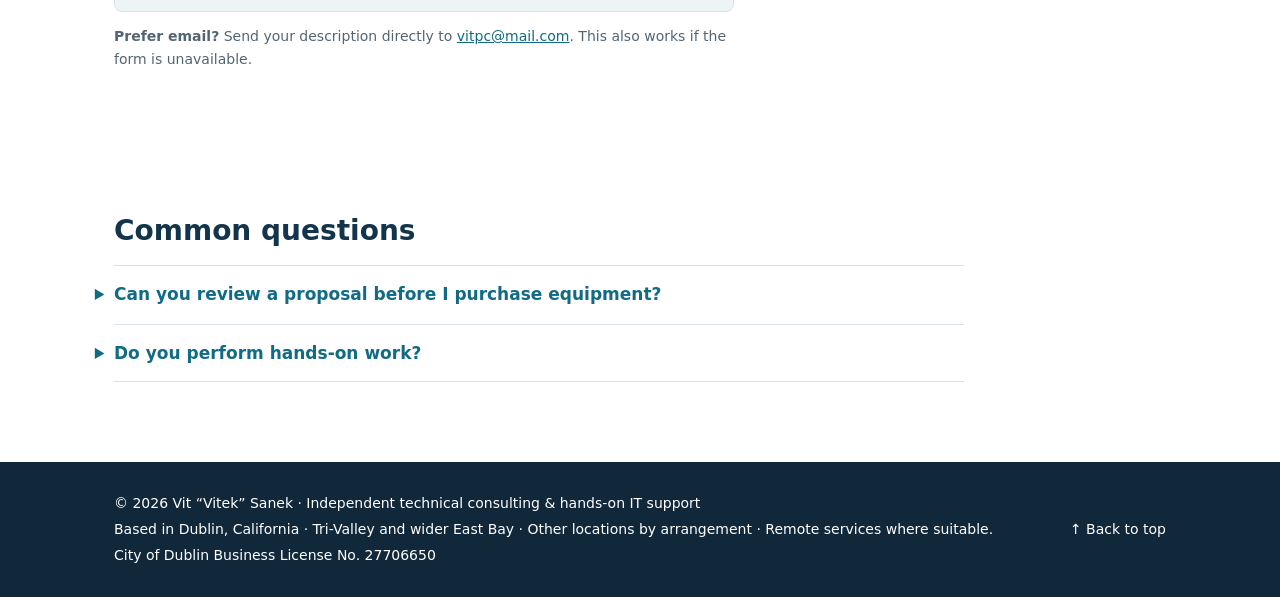
<file: contact.html>
<!DOCTYPE html>

<html lang="en">
<head>
<meta charset="utf-8"/>
<meta content="width=device-width, initial-scale=1" name="viewport"/>
<title>Contact Vitek | Technical Consultation</title>
<meta content="Describe an IT setup issue, troubleshooting need, small technical project or independent review and request a consultation with Vitek Sanek." name="description"/>
<meta content="Vit “Vitek” Sanek" name="author"/>
<meta content="index,follow,max-image-preview:large" name="robots"/>
<meta content="#11273a" name="theme-color"/>
<link href="https://ardenvaleis.github.io/Vitek/contact.html" rel="canonical"/>
<link href="assets/systems-logo.png" rel="icon" type="image/png"/>
<link href="assets/systems-logo.png" rel="apple-touch-icon"/>
<link href="assets/style.css" rel="stylesheet"/>
<meta content="website" property="og:type"/>
<meta content="en_US" property="og:locale"/>
<meta content="Vit Vitek Sanek — Independent Technical Consulting" property="og:site_name"/>
<meta content="https://ardenvaleis.github.io/Vitek/contact.html" property="og:url"/>
<meta content="Contact Vit “Vitek” Sanek for a technical consultation" property="og:title"/>
<meta content="Describe an IT setup issue, troubleshooting need, small technical project or independent review and request a consultation with Vitek Sanek." property="og:description"/>
<meta content="https://ardenvaleis.github.io/Vitek/assets/systems-logo.png" property="og:image"/>
<meta content="Interconnected-systems logo for Vit Vitek Sanek" property="og:image:alt"/>
<meta content="summary" name="twitter:card"/>
<meta content="Contact Vit “Vitek” Sanek for a technical consultation" name="twitter:title"/>
<meta content="Describe an IT setup issue, troubleshooting need, small technical project or independent review and request a consultation with Vitek Sanek." name="twitter:description"/>
<meta content="https://ardenvaleis.github.io/Vitek/assets/systems-logo.png" name="twitter:image"/>
<script type="application/ld+json">{"@context":"https://schema.org","@type":["LocalBusiness","ProfessionalService"],"name":"Vit “Vitek” Sanek — Independent Technical Consulting","url":"https://ardenvaleis.github.io/Vitek/","image":"https://ardenvaleis.github.io/Vitek/assets/systems-logo.png","logo":"https://ardenvaleis.github.io/Vitek/assets/systems-logo.png","description":"Independent technical diagnostics, hands-on IT troubleshooting and configuration, and second opinions for homeowners and businesses.","telephone":"+1-650-318-1522","email":"vitpc@mail.com","address":{"@type":"PostalAddress","addressLocality":"Dublin","addressRegion":"CA","addressCountry":"US"},"areaServed":[{"@type":"City","name":"Dublin, California"},{"@type":"City","name":"Pleasanton, California"},{"@type":"City","name":"San Ramon, California"},{"@type":"City","name":"Livermore, California"}],"sameAs":["https://www.linkedin.com/in/vitsanek/"],"founder":{"@type":"Person","name":"Vit “Vitek” Sanek","jobTitle":"Independent technical consultant"},"serviceType":["Independent technical diagnostics and second opinions","IT installation, configuration and troubleshooting","Wi-Fi and computer network support","Industrial systems and process optimization consulting","Building performance and moisture assessment","Energy systems consulting"]}</script>
<script type="application/ld+json">{"@context":"https://schema.org","@type":"BreadcrumbList","itemListElement":[{"@type":"ListItem","position":1,"name":"Home","item":"https://ardenvaleis.github.io/Vitek/"},{"@type":"ListItem","position":2,"name":"Contact & Request Consultation","item":"https://ardenvaleis.github.io/Vitek/contact.html"}]}</script>
</head><body id="top"><a class="skip" href="#main">Skip to content</a><header><div class="wrap"><nav aria-label="Main navigation"><a class="brand" href="index.html">Vit “Vitek” Sanek</a><div class="links"><a href="index.html">Home</a><a href="homeowners.html">For Homeowners</a><a href="businesses.html">For Businesses</a><a href="mold-moisture.html">Mold &amp; Moisture</a><a href="about.html">About &amp; Credentials</a><a aria-current="page" href="contact.html">Contact &amp; Request Consultation</a></div></nav></div></header><main id="main"><div class="hero compact"><div class="wrap"><div class="hero-title"><div><p class="eyebrow">Contact &amp; request consultation</p><h1>Describe the problem. Let me tell you how I can help.</h1></div></div><p class="site-promise">Find the root cause. Avoid unnecessary costs.</p><p class="lede">You do not need to know the technical terminology or prepare a formal project proposal. Just explain the issue, what you have already tried, or the recommendation you want reviewed.</p><p class="support">Your inquiry comes directly to me.</p></div></div>
<section><div class="wrap"><h2>Send an inquiry</h2><div class="contact-grid"><div><form action="#" class="form" id="consultation-form" method="POST" onsubmit="return false;">
<input name="_subject" type="hidden" value="Website consultation request — Vitek Sanek"/><input name="_template" type="hidden" value="table"/><input name="_captcha" type="hidden" value="false"/><input aria-hidden="true" autocomplete="off" class="sr-only" name="_honey" tabindex="-1" type="text"/>
<label for="name">Your name *</label><input autocomplete="name" id="name" name="name" required="" type="text"/>
<label for="email">Your email *</label><input autocomplete="email" id="email" name="email" required="" type="email"/>
<label for="phone">Your phone number (optional)</label><input autocomplete="tel" id="phone" inputmode="tel" name="phone" placeholder="Including country or area code" type="tel"/>
<label for="location">Your location (city or ZIP code)</label><input autocomplete="postal-code" id="location" name="location" placeholder="For example, Dublin or 94568" type="text"/>
<label for="client-type">This inquiry is about</label><select id="client-type" name="client_type"><option value="Not sure / other">Not sure / other</option><option value="Homeowner / individual">My home / personal issue</option><option value="Business / organization">My business / organization</option><option value="Property manager">A property I manage</option></select>
<label for="category">What is the issue about?</label><select id="category" name="issue_category"><option value="Not sure / other">Not sure / other</option><option value="Hands-on IT installation or troubleshooting">Hands-on IT setup / troubleshooting</option><option value="Small technical project">Small technical project</option><option value="Wi-Fi / IT / connected devices">Wi-Fi / IT / connected devices</option><option value="Home comfort / HVAC / energy bills">Home comfort / HVAC / energy bills</option><option value="Mold / moisture / insulation">Mold / moisture / insulation</option><option value="Solar PV / battery / EV charging">Solar PV / battery / EV charging</option><option value="Central vacuum system">Central vacuum system</option><option value="Business IT / networks">Business IT / networks</option><option value="Industrial systems / automation">Industrial systems / automation</option><option value="Building systems / HVAC">Building systems / HVAC</option><option value="Independent second opinion / proposal review">Independent second opinion / proposal review</option></select>
<label for="problem">Describe the issue or proposal *</label><textarea id="problem" name="message" placeholder="What is happening? What have you already tried, or what have you been advised to repair or replace?" required=""></textarea>
<button class="button blue" id="send-request" type="submit">Send consultation request</button><p aria-atomic="true" aria-live="polite" class="form-status" hidden="" id="form-status" role="status"></p>
<p class="privacy-note" style="margin-top:13px">This form uses FormSubmit, a third-party email delivery service. Please do not include passwords, payment details or other sensitive information. No payment or appointment is requested here. To share photos, reports or a contractor proposal, email them separately to <a href="mailto:vitpc@mail.com">vitpc@mail.com</a>.</p>
</form><p class="fine" style="margin-top:13px"><strong>Prefer email?</strong> Send your description directly to <a href="mailto:vitpc@mail.com?subject=Technical%20consultation%20request">vitpc@mail.com</a>. This also works if the form is unavailable.</p></div>
<aside class="contact-items"><h3>Contact details</h3><p><strong>Email</strong><a href="mailto:vitpc@mail.com">vitpc@mail.com</a></p><p><strong>Telephone</strong><a href="tel:+16503181522">+1 650-318-1522</a></p><p><strong>Professional profile</strong><a href="https://www.linkedin.com/in/vitsanek/" rel="noopener noreferrer" target="_blank">Vitek Sanek on LinkedIn</a></p><div class="callout"><strong>Have a contractor’s proposal?</strong><p>Tell me what was recommended and what it is meant to solve. I can review the technical reasoning and alternatives before you commit.</p></div></aside></div></div></section>

<section><div class="wrap"><h2>Common questions</h2><div class="credentials"><details><summary>Can you review a proposal before I purchase equipment?</summary><p>Yes, when the subject is within my consulting scope. I can provide an independent evaluation of the recommendation and possible alternatives.</p></details><details><summary>Do you perform hands-on work?</summary><p>Yes. I install, configure and troubleshoot IT systems and can take on eligible minor projects where legally permitted. I do not perform electrical, contracting or engineering work that requires a California license I do not hold.</p></details></div></div></section>
</main><footer><div class="wrap"><div><p>© 2026 Vit “Vitek” Sanek · Independent technical consulting &amp; hands-on IT support</p><p>Based in Dublin, California · Tri-Valley and wider East Bay · Other locations by arrangement · Remote services where suitable.</p><p>City of Dublin Business License No. 27706650</p></div><a class="top-link" href="#top">↑ Back to top</a></div></footer><script>
(() => {
  'use strict';
  const form = document.getElementById('consultation-form');
  const status = document.getElementById('form-status');
  const button = document.getElementById('send-request');
  if (!form || !status || !button) return;
  function report(message, type) {
    status.hidden = false;
    status.textContent = message;
    status.className = 'form-status ' + type;
  }
  form.addEventListener('submit', async event => {
    event.preventDefault();
    if (!form.reportValidity()) return;
    const data = Object.fromEntries(new FormData(form).entries());
    if (data._honey) {
      report('Unable to send your request. Please contact me directly by email.', 'error');
      return;
    }
    button.disabled = true;
    const originalText = button.textContent;
    button.textContent = 'Sending…';
    report('Sending your consultation request…', 'pending');
    try {
      const response = await fetch('https://formsubmit.co/ajax/vitpc@mail.com', {
        method: 'POST',
        headers: { 'Content-Type': 'application/json', 'Accept': 'application/json' },
        body: JSON.stringify(data)
      });
      const result = await response.json();
      if (!response.ok || String(result.success).toLowerCase() !== 'true') {
        throw new Error('FormSubmit did not confirm the submission.');
      }
      report('Your consultation request was sent successfully. I will review it and reply with how I may be able to help, what further information I need, and what it could cost.', 'success');
      form.reset();
    } catch (error) {
      report('Your request could not be confirmed as sent. Please try again or email vitpc@mail.com directly. Your form entries have been preserved.', 'error');
    } finally {
      button.disabled = false;
      button.textContent = originalText;
    }
  });
})();
</script></body></html>
</file>
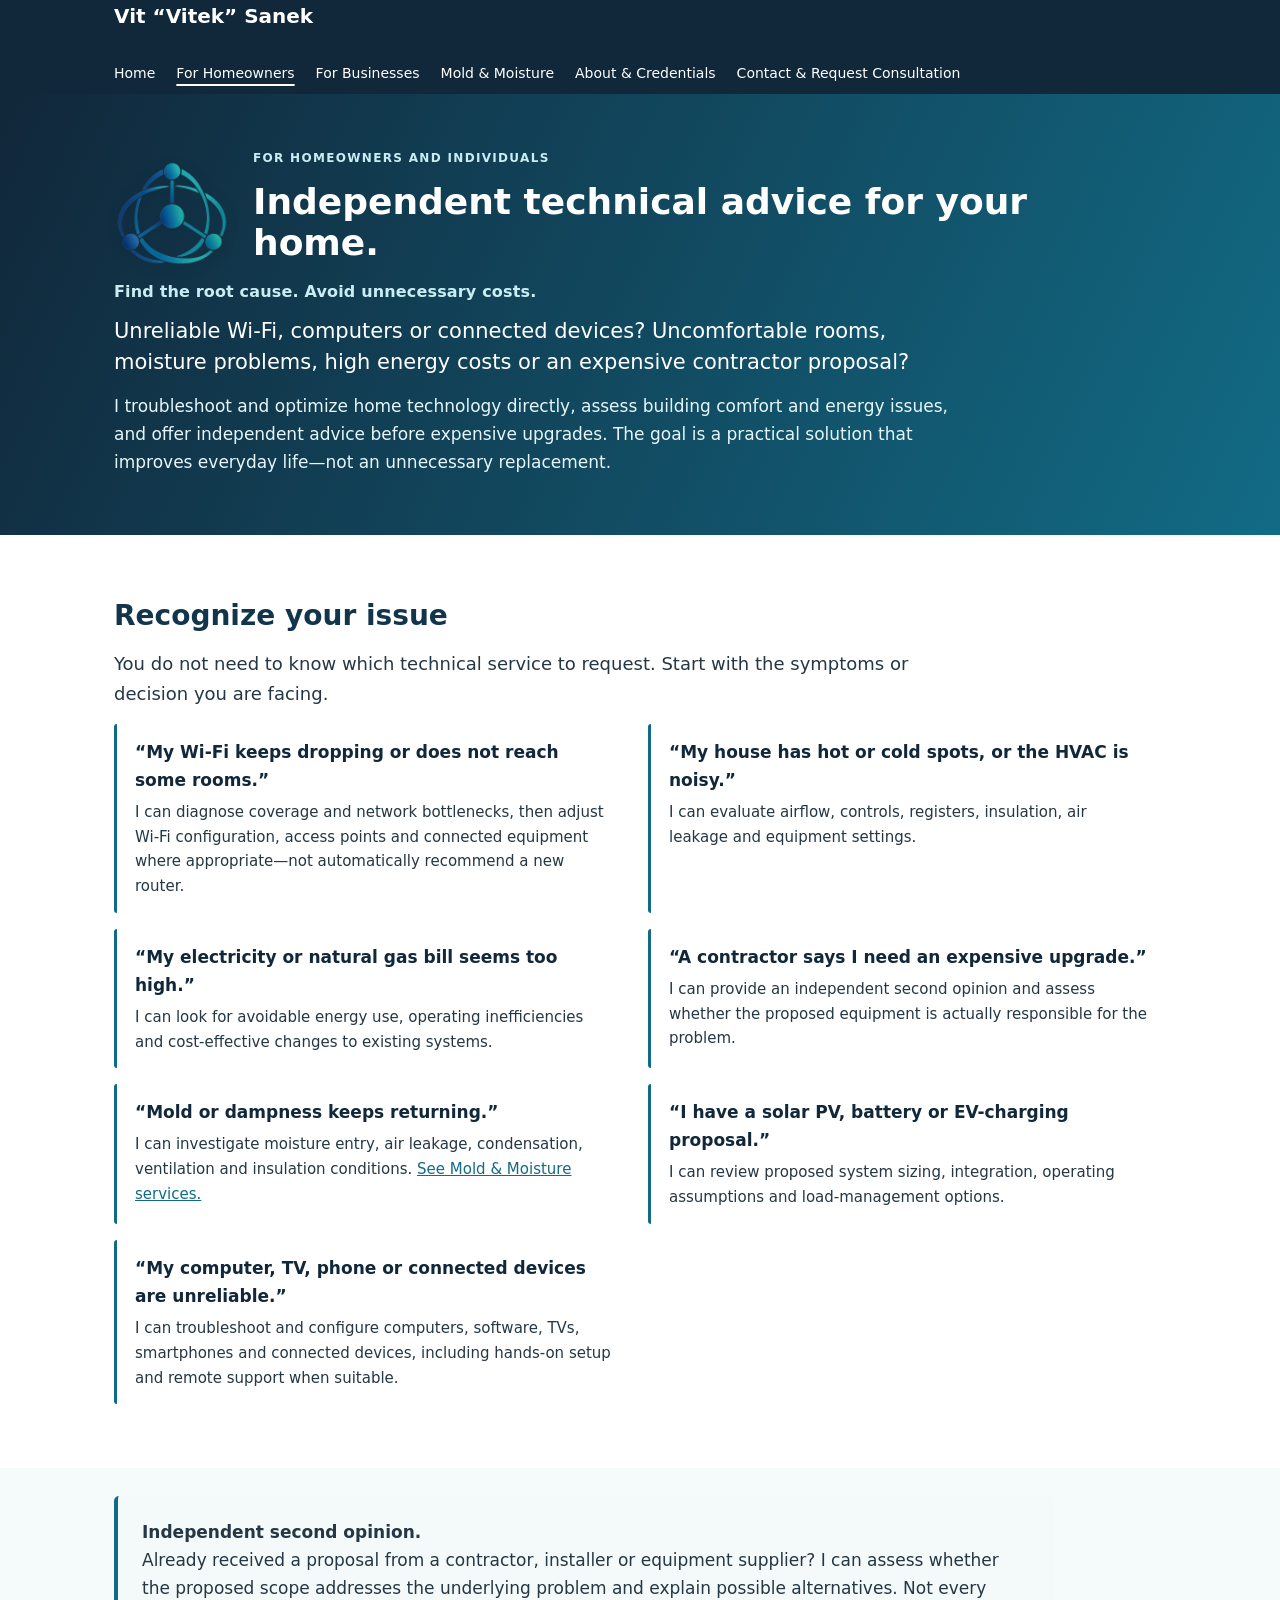
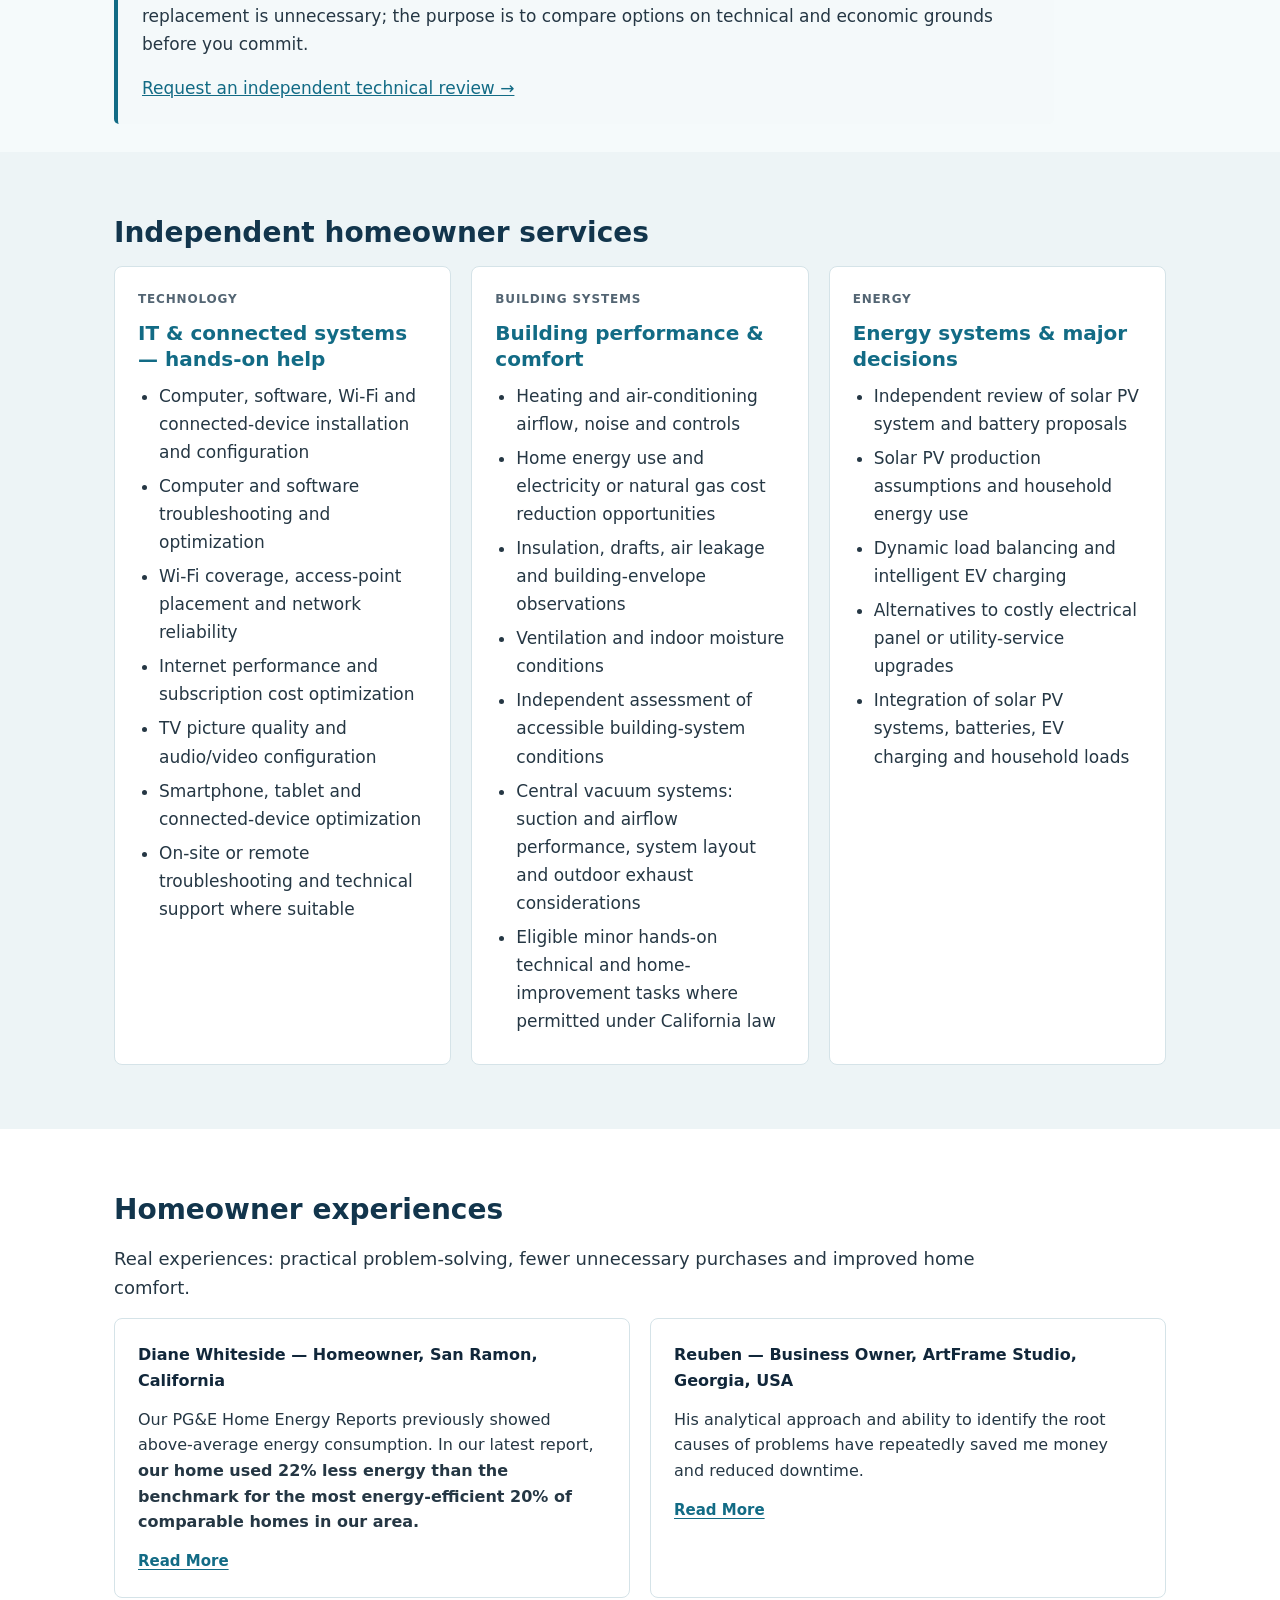
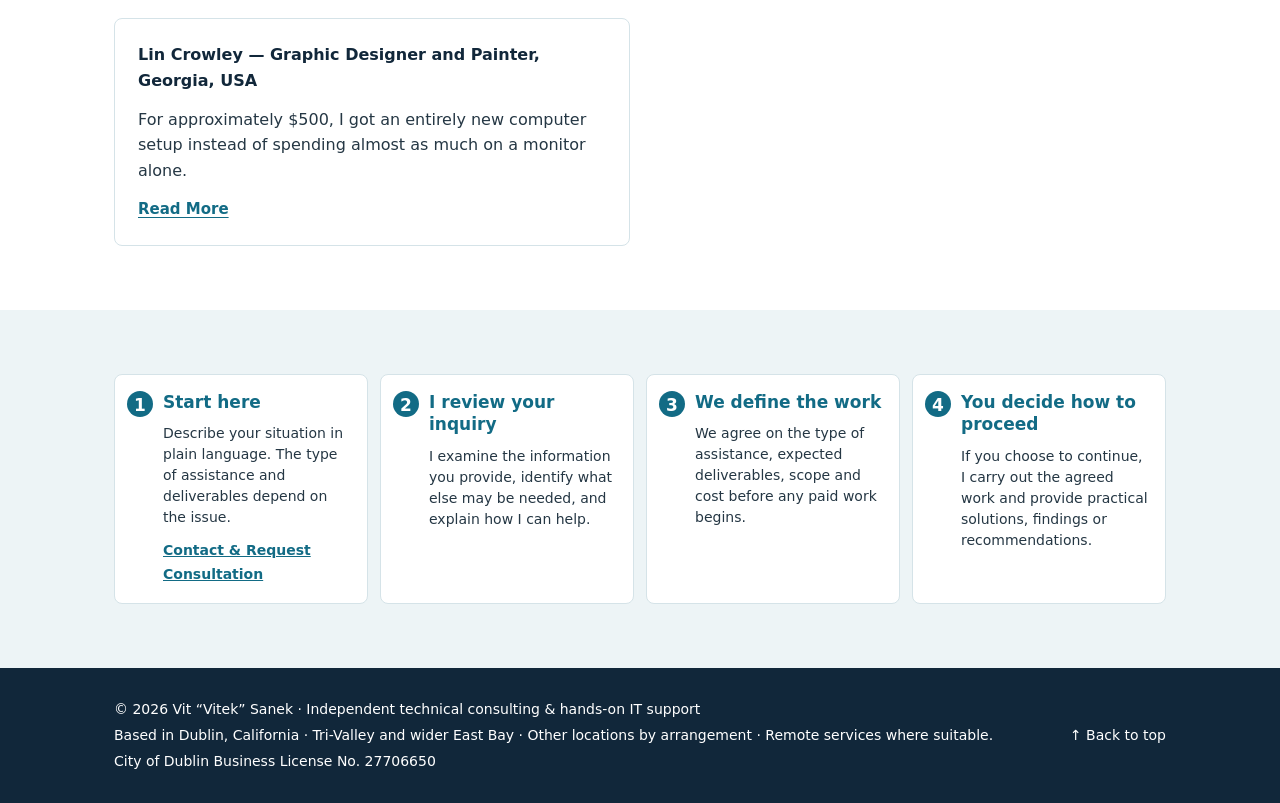
<file: homeowners.html>
<!DOCTYPE html>

<html lang="en">
<head>
<meta charset="utf-8"/>
<meta content="width=device-width, initial-scale=1" name="viewport"/>
<title>Homeowner Technical Consulting | Dublin, CA</title>
<meta content="Home IT and Wi-Fi installation, configuration and troubleshooting, plus independent building performance, energy and equipment-proposal assessments in Dublin, California." name="description"/>
<meta content="Vit “Vitek” Sanek" name="author"/>
<meta content="index,follow,max-image-preview:large" name="robots"/>
<meta content="#11273a" name="theme-color"/>
<link href="https://ardenvaleis.github.io/Vitek/homeowners.html" rel="canonical"/>
<link href="assets/systems-logo.png" rel="icon" type="image/png"/>
<link href="assets/systems-logo.png" rel="apple-touch-icon"/>
<link href="assets/style.css" rel="stylesheet"/>
<meta content="website" property="og:type"/>
<meta content="en_US" property="og:locale"/>
<meta content="Vit Vitek Sanek — Independent Technical Consulting" property="og:site_name"/>
<meta content="https://ardenvaleis.github.io/Vitek/homeowners.html" property="og:url"/>
<meta content="Independent technical consulting for homeowners" property="og:title"/>
<meta content="Home IT and Wi-Fi installation, configuration and troubleshooting, plus independent building performance, energy and equipment-proposal assessments in Dublin, California." property="og:description"/>
<meta content="https://ardenvaleis.github.io/Vitek/assets/systems-logo.png" property="og:image"/>
<meta content="Interconnected-systems logo for Vit Vitek Sanek" property="og:image:alt"/>
<meta content="summary" name="twitter:card"/>
<meta content="Independent technical consulting for homeowners" name="twitter:title"/>
<meta content="Home IT and Wi-Fi installation, configuration and troubleshooting, plus independent building performance, energy and equipment-proposal assessments in Dublin, California." name="twitter:description"/>
<meta content="https://ardenvaleis.github.io/Vitek/assets/systems-logo.png" name="twitter:image"/>
<script type="application/ld+json">{"@context":"https://schema.org","@type":["LocalBusiness","ProfessionalService"],"name":"Vit “Vitek” Sanek — Independent Technical Consulting","url":"https://ardenvaleis.github.io/Vitek/","image":"https://ardenvaleis.github.io/Vitek/assets/systems-logo.png","logo":"https://ardenvaleis.github.io/Vitek/assets/systems-logo.png","description":"Independent technical diagnostics, hands-on IT troubleshooting and configuration, and second opinions for homeowners and businesses.","telephone":"+1-650-318-1522","email":"vitpc@mail.com","address":{"@type":"PostalAddress","addressLocality":"Dublin","addressRegion":"CA","addressCountry":"US"},"areaServed":[{"@type":"City","name":"Dublin, California"},{"@type":"City","name":"Pleasanton, California"},{"@type":"City","name":"San Ramon, California"},{"@type":"City","name":"Livermore, California"}],"sameAs":["https://www.linkedin.com/in/vitsanek/"],"founder":{"@type":"Person","name":"Vit “Vitek” Sanek","jobTitle":"Independent technical consultant"},"serviceType":["Independent technical diagnostics and second opinions","IT installation, configuration and troubleshooting","Wi-Fi and computer network support","Industrial systems and process optimization consulting","Building performance and moisture assessment","Energy systems consulting"]}</script>
<script type="application/ld+json">{"@context":"https://schema.org","@type":"BreadcrumbList","itemListElement":[{"@type":"ListItem","position":1,"name":"Home","item":"https://ardenvaleis.github.io/Vitek/"},{"@type":"ListItem","position":2,"name":"For Homeowners","item":"https://ardenvaleis.github.io/Vitek/homeowners.html"}]}</script>
</head><body id="top"><a class="skip" href="#main">Skip to content</a><header><div class="wrap"><nav aria-label="Main navigation"><a class="brand" href="index.html">Vit “Vitek” Sanek</a><div class="links"><a href="index.html">Home</a><a aria-current="page" href="homeowners.html">For Homeowners</a><a href="businesses.html">For Businesses</a><a href="mold-moisture.html">Mold &amp; Moisture</a><a href="about.html">About &amp; Credentials</a><a href="contact.html">Contact &amp; Request Consultation</a></div></nav></div></header><main id="main"><div class="hero compact"><div class="wrap"><div class="hero-title"><img alt="Interconnected-systems company logo" class="hero-logo" height="109" src="assets/systems-logo.png" width="116"/><div><p class="eyebrow">For homeowners and individuals</p><h1>Independent technical advice for your home.</h1></div></div><p class="site-promise">Find the root cause. Avoid unnecessary costs.</p><p class="lede">Unreliable Wi-Fi, computers or connected devices? Uncomfortable rooms, moisture problems, high energy costs or an expensive contractor proposal?</p><p class="support">I troubleshoot and optimize home technology directly, assess building comfort and energy issues, and offer independent advice before expensive upgrades. The goal is a practical solution that improves everyday life—not an unnecessary replacement.</p></div></div>
<section><div class="wrap"><h2>Recognize your issue</h2><p class="section-lead">You do not need to know which technical service to request. Start with the symptoms or decision you are facing.</p><div class="problem-grid">
<div class="problem"><strong>“My Wi-Fi keeps dropping or does not reach some rooms.”</strong><p>I can diagnose coverage and network bottlenecks, then adjust Wi-Fi configuration, access points and connected equipment where appropriate—not automatically recommend a new router.</p></div>
<div class="problem"><strong>“My house has hot or cold spots, or the HVAC is noisy.”</strong><p>I can evaluate airflow, controls, registers, insulation, air leakage and equipment settings.</p></div>
<div class="problem"><strong>“My electricity or natural gas bill seems too high.”</strong><p>I can look for avoidable energy use, operating inefficiencies and cost-effective changes to existing systems.</p></div>
<div class="problem"><strong>“A contractor says I need an expensive upgrade.”</strong><p>I can provide an independent second opinion and assess whether the proposed equipment is actually responsible for the problem.</p></div>
<div class="problem"><strong>“Mold or dampness keeps returning.”</strong><p>I can investigate moisture entry, air leakage, condensation, ventilation and insulation conditions. <a href="mold-moisture.html">See Mold &amp; Moisture services.</a></p></div>
<div class="problem"><strong>“I have a solar PV, battery or EV-charging proposal.”</strong><p>I can review proposed system sizing, integration, operating assumptions and load-management options.</p></div>
<div class="problem"><strong>“My computer, TV, phone or connected devices are unreliable.”</strong><p>I can troubleshoot and configure computers, software, TVs, smartphones and connected devices, including hands-on setup and remote support when suitable.</p></div>
</div></div></section><section class="independent-advice-section"><div class="wrap"><div class="callout"><strong>Independent second opinion.</strong><p>Already received a proposal from a contractor, installer or equipment supplier? I can assess whether the proposed scope addresses the underlying problem and explain possible alternatives. Not every replacement is unnecessary; the purpose is to compare options on technical and economic grounds before you commit.</p><p><a href="contact.html">Request an independent technical review →</a></p></div></div></section>
<section class="tint"><div class="wrap"><h2>Independent homeowner services</h2><div class="cards">
<article class="card"><span class="tag">Technology</span><h3>IT &amp; connected systems — hands-on help</h3><ul><li>Computer, software, Wi-Fi and connected-device installation and configuration</li><li>Computer and software troubleshooting and optimization</li><li>Wi-Fi coverage, access-point placement and network reliability</li><li>Internet performance and subscription cost optimization</li><li>TV picture quality and audio/video configuration</li><li>Smartphone, tablet and connected-device optimization</li><li>On-site or remote troubleshooting and technical support where suitable</li></ul></article>
<article class="card"><span class="tag">Building systems</span><h3>Building performance &amp; comfort</h3><ul><li>Heating and air-conditioning airflow, noise and controls</li><li>Home energy use and electricity or natural gas cost reduction opportunities</li><li>Insulation, drafts, air leakage and building-envelope observations</li><li>Ventilation and indoor moisture conditions</li><li>Independent assessment of accessible building-system conditions</li><li>Central vacuum systems: suction and airflow performance, system layout and outdoor exhaust considerations</li><li>Eligible minor hands-on technical and home-improvement tasks where permitted under California law</li></ul></article>
<article class="card"><span class="tag">Energy</span><h3>Energy systems &amp; major decisions</h3><ul><li>Independent review of solar PV system and battery proposals</li><li>Solar PV production assumptions and household energy use</li><li>Dynamic load balancing and intelligent EV charging</li><li>Alternatives to costly electrical panel or utility-service upgrades</li><li>Integration of solar PV systems, batteries, EV charging and household loads</li></ul></article>
</div></div></section>
<section><div class="wrap"><h2>Homeowner experiences</h2><p class="section-lead">Real experiences: practical problem-solving, fewer unnecessary purchases and improved home comfort.</p><div class="cards two"><article class="card testimonial-card"><p class="testimonial-attribution">Diane Whiteside — Homeowner, San Ramon, California</p><details class="testimonial-details"><summary><span class="testimonial-preview">Our PG&amp;E Home Energy Reports previously showed above-average energy consumption. In our latest report, <strong>our home used 22% less energy than the benchmark for the most energy-efficient 20% of comparable homes in our area.</strong></span><span aria-hidden="true" class="testimonial-toggle">Read More</span></summary><div class="testimonial-full"><blockquote class="testimonial-quote"><p>My PG&amp;E bills had climbed to nearly $800, our home had uncomfortable cold spots, and the furnace was excessively noisy despite regular HVAC maintenance.</p><p>Rather than recommending an expensive furnace replacement, Vitek took a systematic, science-based approach to finding and correcting the underlying problems. He corrected thermostat wiring and configuration, sealed air leaks, improved airflow throughout the house, replaced restrictive grilles, reduced system noise, and upgraded the air filtration. He also replaced our old CFL bulbs with energy-efficient LEDs.</p><p>The results have been remarkable. The cold spots are gone, the furnace operates much more quietly, there is noticeably less dust, and the heating system runs less frequently.</p><p>Our PG&amp;E Home Energy Reports previously showed above-average energy consumption. In our latest report, <strong>our home used 22% less energy than the benchmark for the most energy-efficient 20% of comparable homes in our area.</strong></p><p>What impresses me most is Vitek's combination of scientific thinking, attention to detail, and practical hands-on expertise. He made our existing systems work better without recommending expensive replacements.</p><p><strong>I highly recommend Vitek to anyone looking for someone who identifies and solves the underlying causes of problems rather than simply replacing equipment.</strong></p></blockquote></div></details></article><article class="card testimonial-card"><p class="testimonial-attribution">Reuben — Business Owner, ArtFrame Studio, Georgia, USA</p><details class="testimonial-details"><summary><span class="testimonial-preview">His analytical approach and ability to identify the root causes of problems have repeatedly saved me money and reduced downtime.</span><span aria-hidden="true" class="testimonial-toggle">Read More</span></summary><div class="testimonial-full"><blockquote class="testimonial-quote"><p>As a business owner, I have relied on Vitek for technical support with both my business operations and home computer systems. His analytical approach and ability to identify the root causes of problems have repeatedly saved me money and reduced downtime.</p><p>For example, he identified an Internet connection problem that our provider initially blamed on our equipment. He also improved our home network and helped us avoid unnecessary hardware and software expenses.</p><p>Vitek is now helping me design the Wi-Fi network for my newly built house and advising me on the planned PV solar system and thermal insulation. His broad technical knowledge helps me make informed decisions and avoid costly mistakes.</p><p>What sets Vitek apart is that he genuinely cares about finding the best solution for his clients. He takes the time to understand the problem, explains things clearly and never pushes unnecessary purchases. I know I can trust his advice.</p><p>I've recommended Vitek to several friends, and they've been just as pleased with his help as I have. <strong>I wouldn't hesitate to recommend him to anyone looking for knowledgeable, dependable and honest technical support or advice.</strong></p></blockquote></div></details></article><article class="card testimonial-card"><p class="testimonial-attribution">Lin Crowley — Graphic Designer and Painter, Georgia, USA</p><details class="testimonial-details"><summary><span class="testimonial-preview">For approximately $500, I got an entirely new computer setup instead of spending almost as much on a monitor alone.</span><span aria-hidden="true" class="testimonial-toggle">Read More</span></summary><div class="testimonial-full"><blockquote class="testimonial-quote"><p>As a graphic designer and painter, I needed a larger computer screen and was considering an expensive 32-inch monitor.</p><p>Vitek suggested something I had never considered: using a 43-inch 4K television with a new mini computer. He explained the advantages and helped me select the equipment.</p><p>For approximately $500, I got an entirely new computer setup instead of spending almost as much on a monitor alone.</p><p>Vitek configured everything, including the picture and color settings. The result is fantastic! I now have a much larger workspace where I can see the colors and fine details of my artwork beautifully.</p><p>His creative thinking gave me a better solution than I had originally imagined.</p><p><a href="http://www.LinCrowley.com" rel="noopener noreferrer" target="_blank">www.LinCrowley.com</a></p></blockquote></div></details></article></div></div></section><section class="tint"><div class="wrap"><div class="steps steps-four"><article class="step"><h3>Start here</h3><p>Describe your situation in plain language. The type of assistance and deliverables depend on the issue.</p><a href="contact.html">Contact &amp; Request Consultation</a></article><article class="step"><h3>I review your inquiry</h3><p>I examine the information you provide, identify what else may be needed, and explain how I can help.</p></article><article class="step"><h3>We define the work</h3><p>We agree on the type of assistance, expected deliverables, scope and cost before any paid work begins.</p></article><article class="step"><h3>You decide how to proceed</h3><p>If you choose to continue, I carry out the agreed work and provide practical solutions, findings or recommendations.</p></article></div></div></section></main><footer><div class="wrap"><div><p>© 2026 Vit “Vitek” Sanek · Independent technical consulting &amp; hands-on IT support</p><p>Based in Dublin, California · Tri-Valley and wider East Bay · Other locations by arrangement · Remote services where suitable.</p><p>City of Dublin Business License No. 27706650</p></div><a class="top-link" href="#top">↑ Back to top</a></div></footer></body></html>
</file>
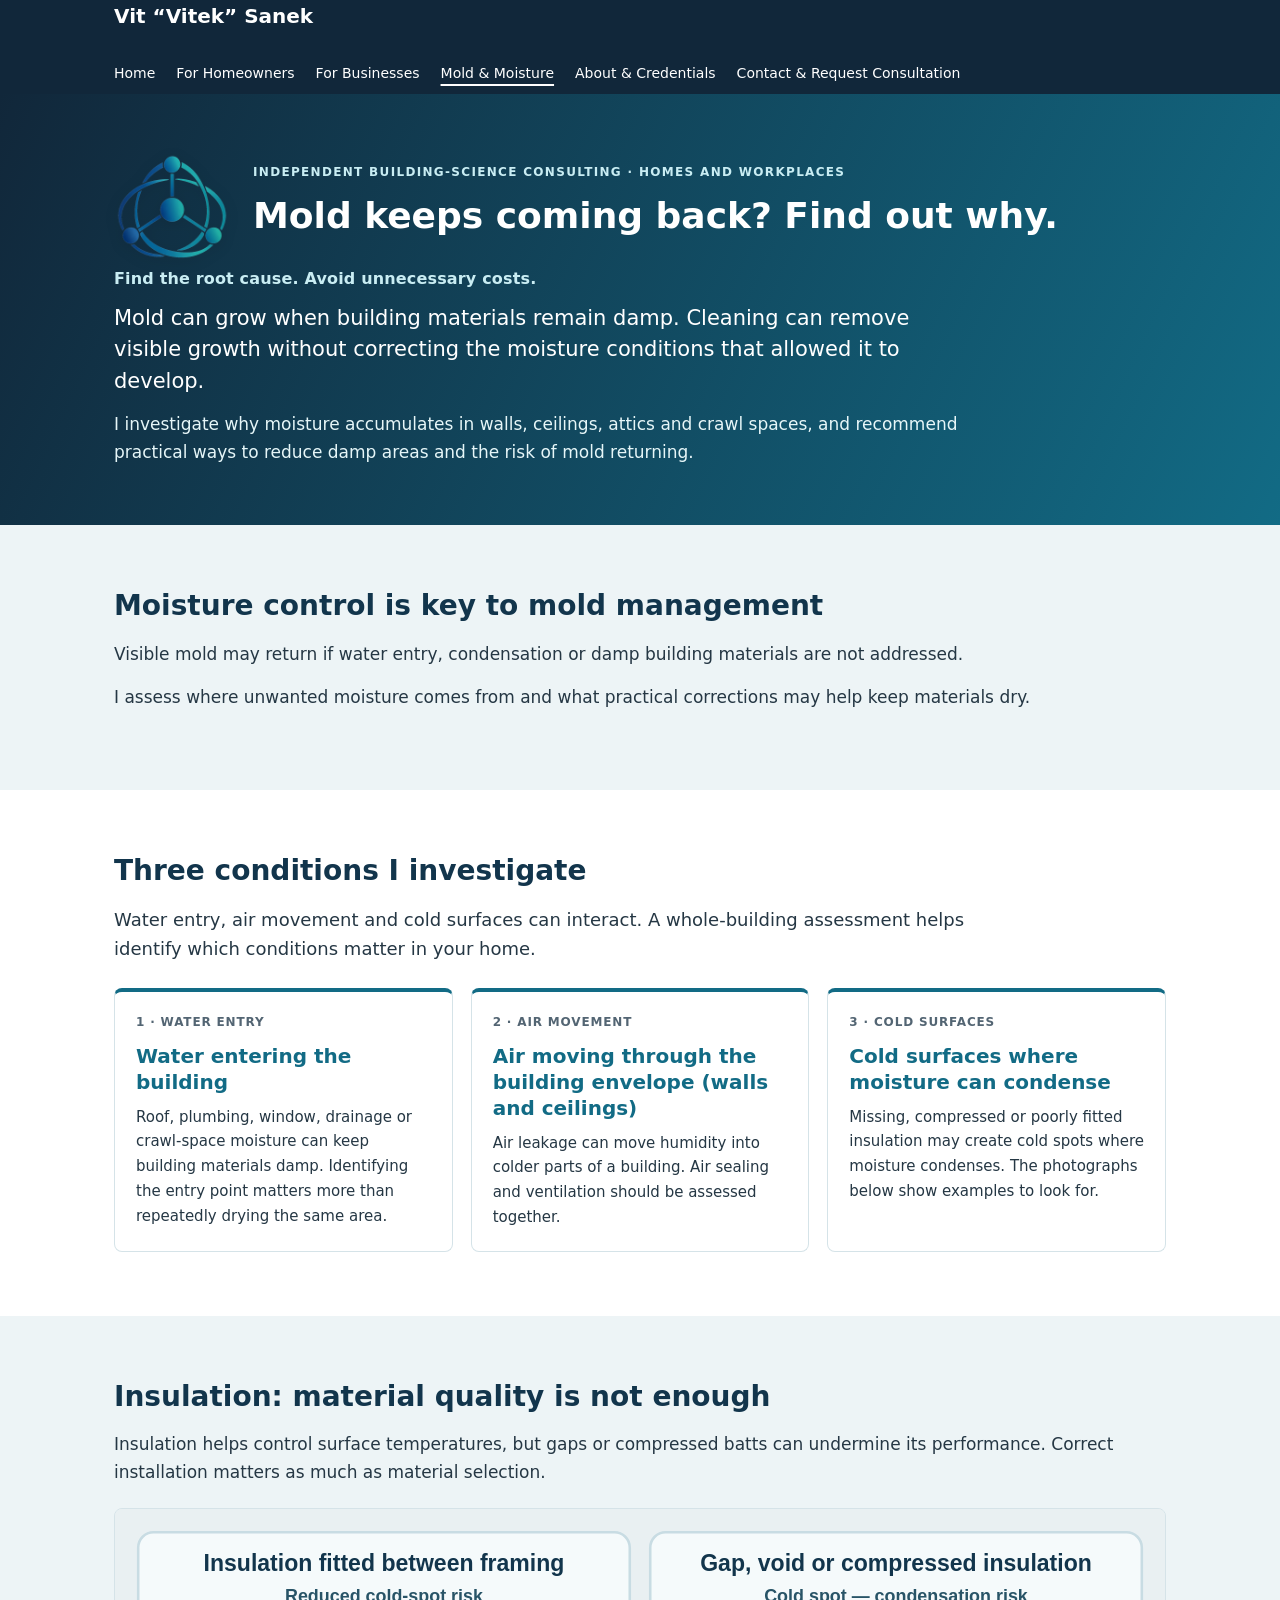
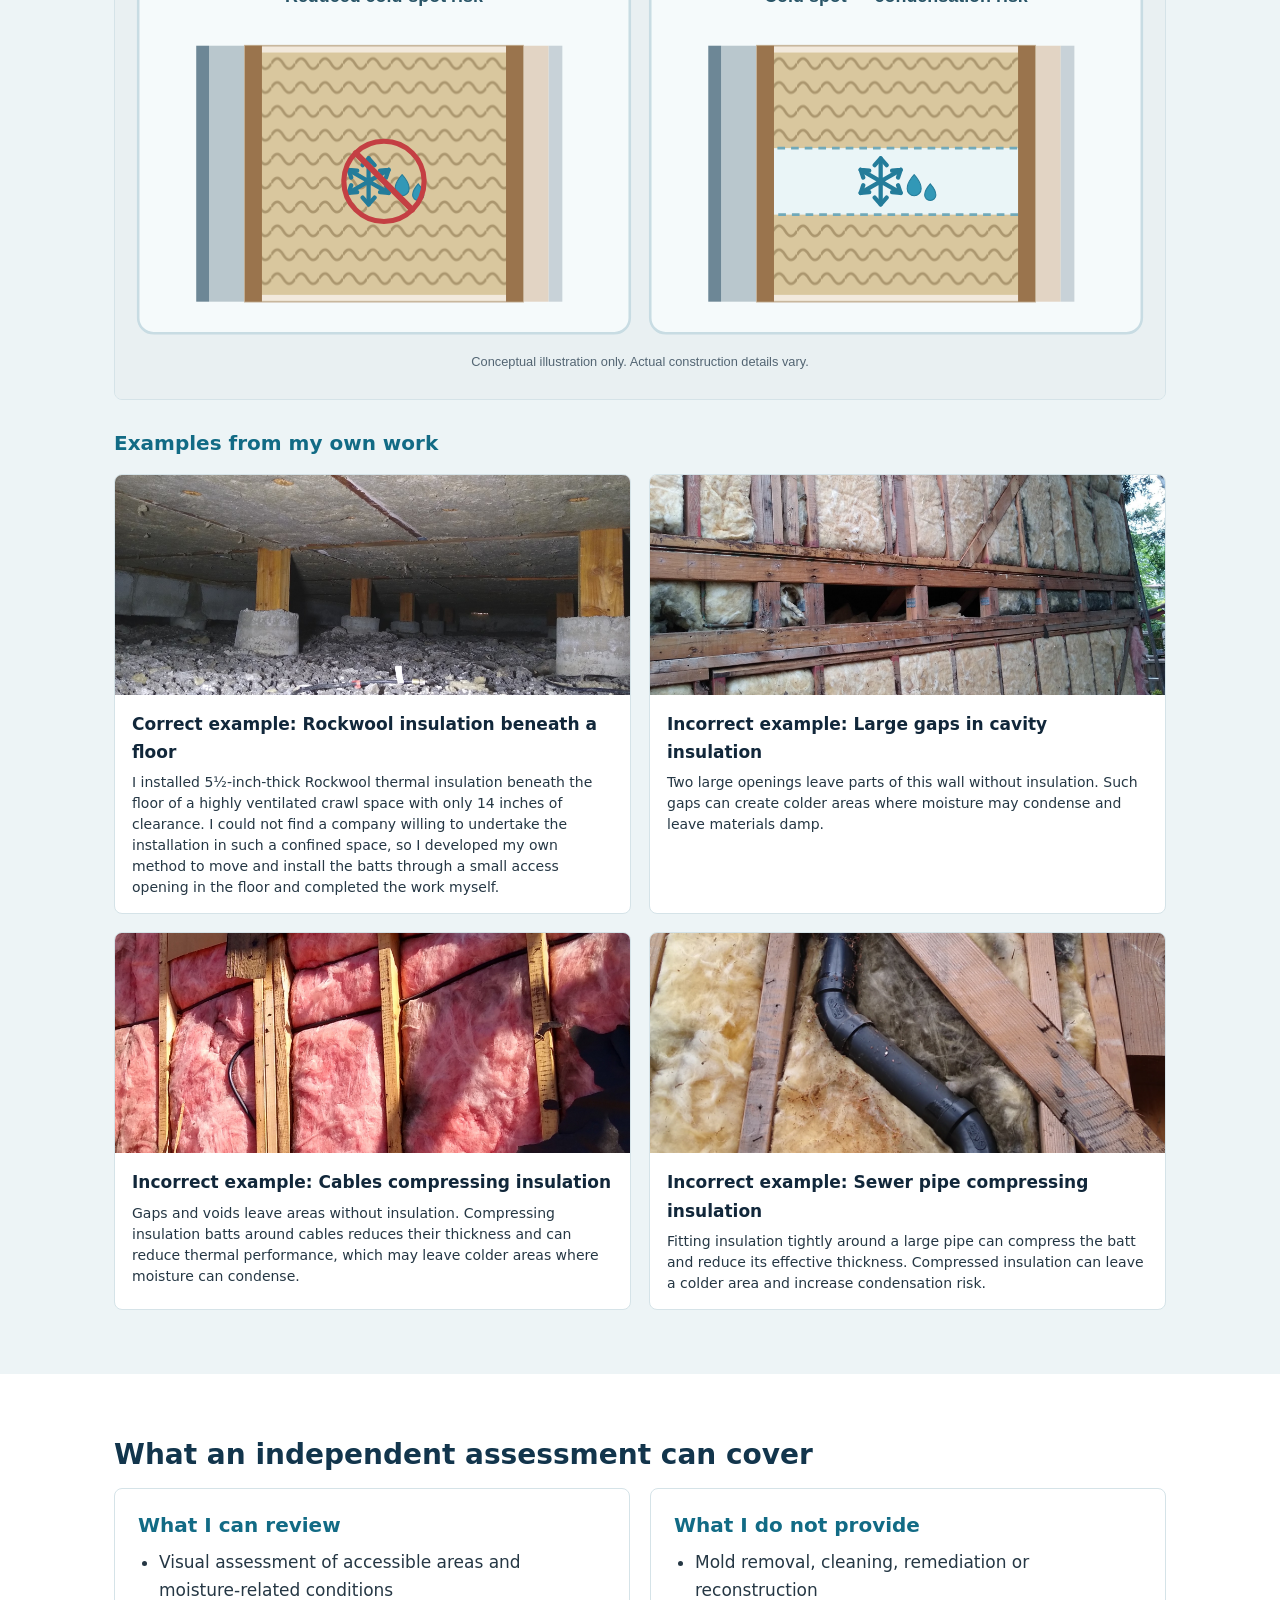
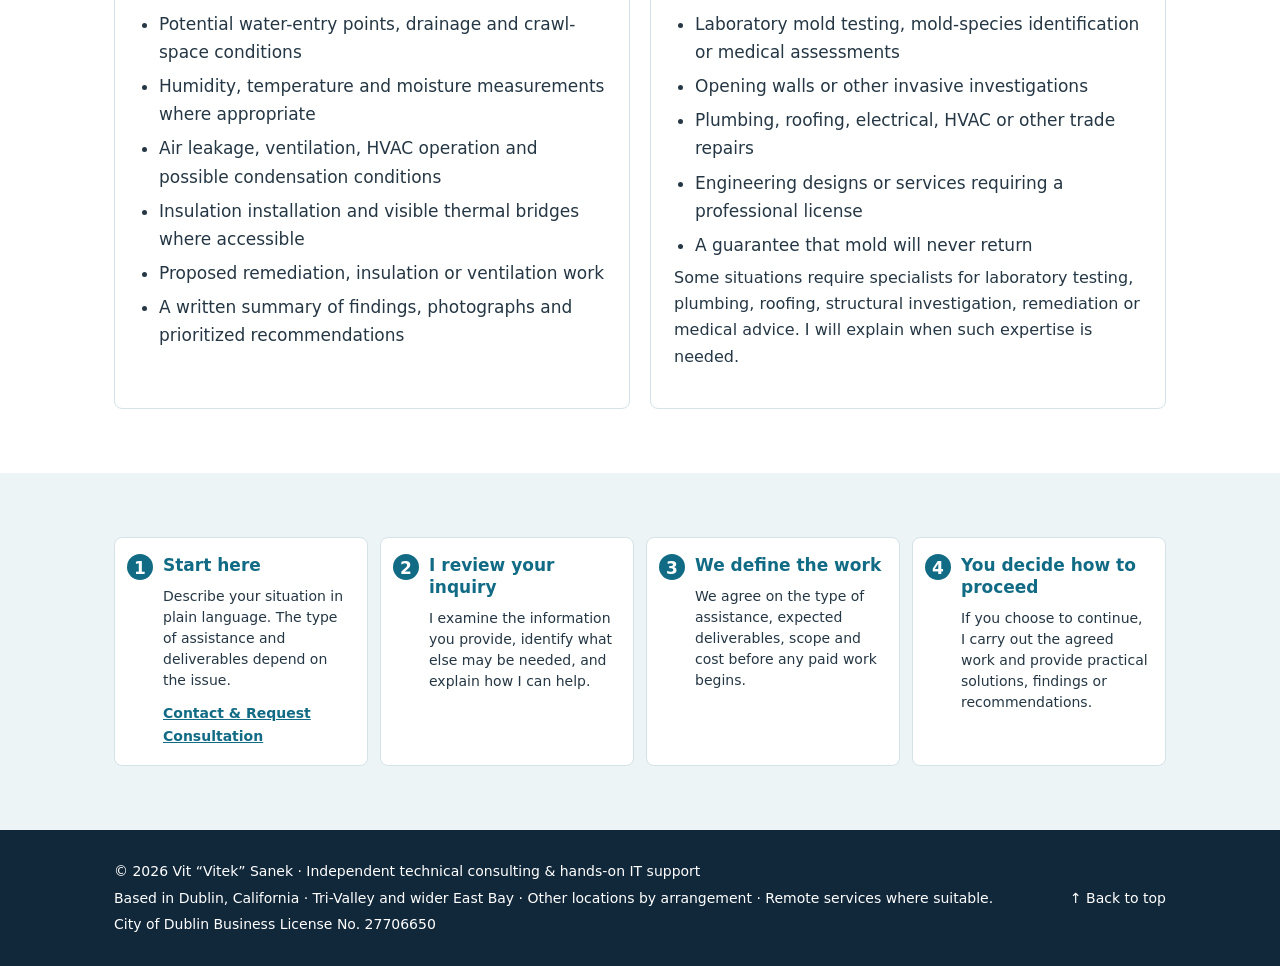
<file: mold-moisture.html>
<!DOCTYPE html>

<html lang="en">
<head>
<meta charset="utf-8"/>
<meta content="width=device-width, initial-scale=1" name="viewport"/>
<title>Mold &amp; Moisture Consulting | Dublin, CA</title>
<meta content="Independent assessment of building moisture, condensation, insulation and conditions that can allow mold to grow, with real installation examples." name="description"/>
<meta content="Vit “Vitek” Sanek" name="author"/>
<meta content="index,follow,max-image-preview:large" name="robots"/>
<meta content="#11273a" name="theme-color"/>
<link href="https://ardenvaleis.github.io/Vitek/mold-moisture.html" rel="canonical"/>
<link href="assets/systems-logo.png" rel="icon" type="image/png"/>
<link href="assets/systems-logo.png" rel="apple-touch-icon"/>
<link href="assets/style.css" rel="stylesheet"/>
<meta content="website" property="og:type"/>
<meta content="en_US" property="og:locale"/>
<meta content="Vit Vitek Sanek — Independent Technical Consulting" property="og:site_name"/>
<meta content="https://ardenvaleis.github.io/Vitek/mold-moisture.html" property="og:url"/>
<meta content="Mold keeps coming back? Find out why." property="og:title"/>
<meta content="Independent assessment of building moisture, condensation, insulation and conditions that can allow mold to grow, with real installation examples." property="og:description"/>
<meta content="https://ardenvaleis.github.io/Vitek/assets/systems-logo.png" property="og:image"/>
<meta content="Interconnected-systems logo for Vit Vitek Sanek" property="og:image:alt"/>
<meta content="summary" name="twitter:card"/>
<meta content="Mold keeps coming back? Find out why." name="twitter:title"/>
<meta content="Independent assessment of building moisture, condensation, insulation and conditions that can allow mold to grow, with real installation examples." name="twitter:description"/>
<meta content="https://ardenvaleis.github.io/Vitek/assets/systems-logo.png" name="twitter:image"/>
<script type="application/ld+json">{"@context":"https://schema.org","@type":["LocalBusiness","ProfessionalService"],"name":"Vit “Vitek” Sanek — Independent Technical Consulting","url":"https://ardenvaleis.github.io/Vitek/","image":"https://ardenvaleis.github.io/Vitek/assets/systems-logo.png","logo":"https://ardenvaleis.github.io/Vitek/assets/systems-logo.png","description":"Independent technical diagnostics, hands-on IT troubleshooting and configuration, and second opinions for homeowners and businesses.","telephone":"+1-650-318-1522","email":"vitpc@mail.com","address":{"@type":"PostalAddress","addressLocality":"Dublin","addressRegion":"CA","addressCountry":"US"},"areaServed":[{"@type":"City","name":"Dublin, California"},{"@type":"City","name":"Pleasanton, California"},{"@type":"City","name":"San Ramon, California"},{"@type":"City","name":"Livermore, California"}],"sameAs":["https://www.linkedin.com/in/vitsanek/"],"founder":{"@type":"Person","name":"Vit “Vitek” Sanek","jobTitle":"Independent technical consultant"},"serviceType":["Independent technical diagnostics and second opinions","IT installation, configuration and troubleshooting","Wi-Fi and computer network support","Industrial systems and process optimization consulting","Building performance and moisture assessment","Energy systems consulting"]}</script>
<script type="application/ld+json">{"@context":"https://schema.org","@type":"BreadcrumbList","itemListElement":[{"@type":"ListItem","position":1,"name":"Home","item":"https://ardenvaleis.github.io/Vitek/"},{"@type":"ListItem","position":2,"name":"Mold & Moisture","item":"https://ardenvaleis.github.io/Vitek/mold-moisture.html"}]}</script>
</head>
<body id="top"><a class="skip" href="#main">Skip to content</a>
<header><div class="wrap"><nav aria-label="Main navigation"><a class="brand" href="index.html">Vit “Vitek” Sanek</a><div class="links"><a href="index.html">Home</a><a href="homeowners.html">For Homeowners</a><a href="businesses.html">For Businesses</a><a aria-current="page" href="mold-moisture.html">Mold &amp; Moisture</a><a href="about.html">About &amp; Credentials</a><a href="contact.html">Contact &amp; Request Consultation</a></div></nav></div></header>
<main id="main">
<div class="hero compact"><div class="wrap"><div class="hero-title"><img alt="Interconnected-systems company logo" class="hero-logo" height="109" src="assets/systems-logo.png" width="116"/><div><p class="eyebrow">Independent building-science consulting · Homes and workplaces</p><h1>Mold keeps coming back? Find out why.</h1></div></div><p class="site-promise">Find the root cause. Avoid unnecessary costs.</p><p class="lede">Mold can grow when building materials remain damp. Cleaning can remove visible growth without correcting the moisture conditions that allowed it to develop.</p><p class="support">I investigate why moisture accumulates in walls, ceilings, attics and crawl spaces, and recommend practical ways to reduce damp areas and the risk of mold returning.</p></div></div>
<section class="tint"><div class="wrap"><h2>Moisture control is key to mold management</h2><p>Visible mold may return if water entry, condensation or damp building materials are not addressed.</p><p>I assess where unwanted moisture comes from and what practical corrections may help keep materials dry.</p></div></section>
<section id="three-causes"><div class="wrap"><h2>Three conditions I investigate</h2><p class="section-lead">Water entry, air movement and cold surfaces can interact. A whole-building assessment helps identify which conditions matter in your home.</p><div class="cause-grid">
<article class="cause-card"><span class="tag">1 · Water entry</span><h3>Water entering the building</h3><p>Roof, plumbing, window, drainage or crawl-space moisture can keep building materials damp. Identifying the entry point matters more than repeatedly drying the same area.</p></article>
<article class="cause-card"><span class="tag">2 · Air movement</span><h3>Air moving through the building envelope (walls and ceilings)</h3><p>Air leakage can move humidity into colder parts of a building. Air sealing and ventilation should be assessed together.</p></article>
<article class="cause-card"><span class="tag">3 · Cold surfaces</span><h3>Cold surfaces where moisture can condense</h3><p>Missing, compressed or poorly fitted insulation may create cold spots where moisture condenses. The photographs below show examples to look for.</p></article>
</div></div></section>
<section class="tint"><div class="wrap"><h2>Insulation: material quality is not enough</h2><p>Insulation helps control surface temperatures, but gaps or compressed batts can undermine its performance. Correct installation matters as much as material selection.</p>
<figure class="diagram-card"><img alt="Comparison of cavity insulation fitted between framing members and a missing section that can create a cold spot and condensation risk" decoding="async" loading="lazy" src="assets/insulation-gap-illustration.svg"/></figure>
<h3 class="own-work-heading">Examples from my own work</h3><div class="own-work-grid"><figure class="photo-card own-work-card"><img alt="Correct example: Rockwool insulation beneath a floor" decoding="async" loading="lazy" src="assets/crawlspace-rockwool-installation.jpg"/><figcaption><strong>Correct example: Rockwool insulation beneath a floor</strong><p>I installed 5½-inch-thick Rockwool thermal insulation beneath the floor of a highly ventilated crawl space with only 14 inches of clearance. I could not find a company willing to undertake the installation in such a confined space, so I developed my own method to move and install the batts through a small access opening in the floor and completed the work myself.</p></figcaption></figure><figure class="photo-card own-work-card"><img alt="Incorrect example: Large gaps in cavity insulation" decoding="async" loading="lazy" src="assets/insulation-gaps-wall.jpg"/><figcaption><strong>Incorrect example: Large gaps in cavity insulation</strong><p>Two large openings leave parts of this wall without insulation. Such gaps can create colder areas where moisture may condense and leave materials damp.</p></figcaption></figure><figure class="photo-card own-work-card"><img alt="Incorrect example: Cables compressing insulation" decoding="async" loading="lazy" src="assets/insulation-compressed-cables.jpg"/><figcaption><strong>Incorrect example: Cables compressing insulation</strong><p>Gaps and voids leave areas without insulation. Compressing insulation batts around cables reduces their thickness and can reduce thermal performance, which may leave colder areas where moisture can condense.</p></figcaption></figure><figure class="photo-card own-work-card"><img alt="Incorrect example: Sewer pipe compressing insulation" decoding="async" loading="lazy" src="assets/insulation-compressed-pipe.jpg"/><figcaption><strong>Incorrect example: Sewer pipe compressing insulation</strong><p>Fitting insulation tightly around a large pipe can compress the batt and reduce its effective thickness. Compressed insulation can leave a colder area and increase condensation risk.</p></figcaption></figure></div></div></section>
<section><div class="wrap"><h2>What an independent assessment can cover</h2><div class="cards two"><article class="card"><h3>What I can review</h3><ul><li>Visual assessment of accessible areas and moisture-related conditions</li><li>Potential water-entry points, drainage and crawl-space conditions</li><li>Humidity, temperature and moisture measurements where appropriate</li><li>Air leakage, ventilation, HVAC operation and possible condensation conditions</li><li>Insulation installation and visible thermal bridges where accessible</li><li>Proposed remediation, insulation or ventilation work</li><li>A written summary of findings, photographs and prioritized recommendations</li></ul></article><article class="card"><h3>What I do not provide</h3><ul><li>Mold removal, cleaning, remediation or reconstruction</li><li>Laboratory mold testing, mold-species identification or medical assessments</li><li>Opening walls or other invasive investigations</li><li>Plumbing, roofing, electrical, HVAC or other trade repairs</li><li>Engineering designs or services requiring a professional license</li><li>A guarantee that mold will never return</li></ul><p>Some situations require specialists for laboratory testing, plumbing, roofing, structural investigation, remediation or medical advice. I will explain when such expertise is needed.</p></article></div></div></section>
<section class="tint"><div class="wrap"><div class="steps steps-four"><article class="step"><h3>Start here</h3><p>Describe your situation in plain language. The type of assistance and deliverables depend on the issue.</p><a href="contact.html">Contact &amp; Request Consultation</a></article><article class="step"><h3>I review your inquiry</h3><p>I examine the information you provide, identify what else may be needed, and explain how I can help.</p></article><article class="step"><h3>We define the work</h3><p>We agree on the type of assistance, expected deliverables, scope and cost before any paid work begins.</p></article><article class="step"><h3>You decide how to proceed</h3><p>If you choose to continue, I carry out the agreed work and provide practical solutions, findings or recommendations.</p></article></div></div></section>
</main>
<footer><div class="wrap"><div><p>© 2026 Vit “Vitek” Sanek · Independent technical consulting &amp; hands-on IT support</p><p>Based in Dublin, California · Tri-Valley and wider East Bay · Other locations by arrangement · Remote services where suitable.</p><p>City of Dublin Business License No. 27706650</p></div><a class="top-link" href="#top">↑ Back to top</a></div></footer>
</body></html>
</file>
<file: assets/style.css>
:root{--navy:#11273a;--blue:#126b85;--light:#edf4f6;--ink:#253744;--line:#d5e3e8;--muted:#536573;--white:#fff}
*{box-sizing:border-box}html{scroll-behavior:smooth}body{margin:0;font:17px/1.65 system-ui,'Segoe UI',Arial,sans-serif;color:var(--ink);background:white}a{color:var(--blue)}a:hover{text-decoration-thickness:2px}a:focus-visible,button:focus-visible,input:focus-visible,select:focus-visible,textarea:focus-visible,summary:focus-visible{outline:3px solid #e5ad4c;outline-offset:3px}.wrap{max-width:1100px;margin:auto;padding:0 24px}.skip{position:absolute;left:-10000px;top:auto}.skip:focus{left:16px;top:12px;z-index:100;background:white;padding:8px}
header{background:var(--navy);color:white}nav{min-height:76px;display:flex;align-items:center;justify-content:space-between;gap:20px;flex-wrap:wrap}.brand{color:white;text-decoration:none;font-weight:750;font-size:20px;white-space:nowrap}.links{display:flex;align-items:center;gap:21px;flex-wrap:wrap}.links a{color:white;text-decoration:none;font-size:14px;padding:9px 0}.links a[aria-current="page"]{text-decoration:underline;text-decoration-thickness:2px;text-underline-offset:6px}.links a:hover{text-decoration:underline}
.hero{background:linear-gradient(115deg,#11273a,#126b85);color:white;padding:69px 0 52px}.hero.compact{padding:55px 0 44px}.hero-title{display:flex;gap:23px;align-items:center}.hero-logo{width:116px;height:116px;object-fit:contain;flex:none;filter:drop-shadow(0 3px 7px rgba(0,0,0,.12))}.hero h1{font-size:36px;line-height:1.14;margin:0 0 15px;max-width:850px}.hero .lede{font-size:21px;line-height:1.5;max-width:850px;margin:13px 0}.hero .support{max-width:850px;color:#e6f6f8}.hero .site-promise{font-size:16px;line-height:1.35;font-weight:800;letter-spacing:.01em;color:#c9edf3;margin:3px 0 13px}.eyebrow{font-size:12px;letter-spacing:.11em;text-transform:uppercase;color:#c9edf3;font-weight:800;margin:0 0 12px}.button{display:inline-block;background:#fff;color:#11344b;border:2px solid #fff;padding:11px 20px;text-decoration:none;border-radius:5px;font-size:16px;font-weight:750}.button.alt{background:transparent;color:white}.button.blue{background:var(--blue);border-color:var(--blue);color:white}.button.outline{border-color:var(--blue);background:transparent;color:var(--blue)}.actions{display:flex;gap:11px;flex-wrap:wrap;margin-top:26px}
section{padding:64px 0}section.tint{background:var(--light)}h2{font-size:28px;line-height:1.2;color:#12354c;margin:0 0 17px}h3{line-height:1.3;color:var(--blue);margin:0 0 10px;font-size:20px}p{margin:0 0 15px}.intro{max-width:840px}.section-lead{font-size:18px;max-width:870px}.cards{display:grid;grid-template-columns:repeat(3,minmax(0,1fr));gap:20px}.cards.two{grid-template-columns:repeat(2,minmax(0,1fr))}.card{background:white;border:1px solid var(--line);border-radius:8px;padding:23px}.card p{font-size:16px}.card ul{padding-left:21px;margin:10px 0 0}.card li{margin:6px 0}.card .tag{font-size:12px;font-weight:800;letter-spacing:.07em;text-transform:uppercase;color:var(--muted);display:block;margin-bottom:10px}.card a.more{font-weight:700;font-size:15px}.linkcard{text-decoration:none;color:var(--ink);display:block}.linkcard h3{text-decoration:underline;text-decoration-color:transparent}.linkcard:hover h3{text-decoration-color:currentColor}.callout{border-left:4px solid var(--blue);background:#f4f9fa;padding:22px 24px;border-radius:5px;max-width:940px}.callout p:last-child{margin:0}
.benefits{display:grid;grid-template-columns:repeat(4,minmax(0,1fr));gap:12px;margin-top:30px}.benefit{padding:16px;border:1px solid rgba(255,255,255,.33);border-radius:8px;background:rgba(255,255,255,.08)}.benefit h3{font-size:17px;color:white;line-height:1.35;min-height:45px}.benefit p{font-size:14px;margin:0;line-height:1.47}.benefit .benefit-icon{width:41px;height:41px;object-fit:contain;display:block;margin-bottom:13px;filter:brightness(0) invert(1)}.benefit svg{display:block;width:45px;height:41px;margin-bottom:13px;stroke:white;stroke-width:2.1;fill:none;stroke-linejoin:round;stroke-linecap:round}
.problem-grid{display:grid;grid-template-columns:1fr 1fr;gap:16px}.problem{border-left:3px solid var(--blue);padding:14px 18px;background:white;border-radius:3px}.problem strong{display:block;color:var(--navy);margin-bottom:6px}.problem p{font-size:15px;margin:0}.steps{display:grid;grid-template-columns:repeat(3,minmax(0,1fr));gap:17px;counter-reset:step}.step{position:relative;padding:20px 20px 20px 60px;background:white;border:1px solid var(--line);border-radius:8px}.step:before{counter-increment:step;content:counter(step);background:var(--blue);color:#fff;font-weight:800;border-radius:50%;width:30px;height:30px;display:grid;place-items:center;position:absolute;left:17px;top:20px}.step h3{font-size:19px}.step p{font-size:15px;margin:0}
.quote{border:1px solid var(--line);border-radius:8px;padding:23px;background:white;max-width:850px}.quote blockquote{margin:0 0 12px;font-size:18px}.quote .attrib{font-weight:750;margin:0}.quote .context{font-size:14px;color:var(--muted);margin:0}.fine{color:var(--muted);font-size:14px}.cta{background:var(--light);padding:39px 0}.cta .wrap{display:flex;align-items:center;justify-content:space-between;gap:24px}.cta h2{margin:0 0 9px;font-size:26px}.cta p{margin:0}.article{max-width:900px}.article p{max-width:850px}.article ul{padding-left:23px}.article li{margin:8px 0}details{margin:16px 0}details summary{cursor:pointer;color:var(--blue);font-weight:750}details[open] summary{margin-bottom:12px}.credentials{max-width:850px}.credentials details{border-top:1px solid var(--line);padding-top:14px}.credentials details:last-child{border-bottom:1px solid var(--line);padding-bottom:14px}
.contact-grid{display:grid;grid-template-columns:1.4fr .9fr;gap:33px}.form{background:var(--light);border:1px solid var(--line);padding:24px;border-radius:8px}.form label{display:block;font-weight:700;font-size:15px;margin:0 0 5px}.form input,.form select,.form textarea{width:100%;padding:11px;font:inherit;font-size:16px;border:1px solid #a9bfc9;border-radius:5px;background:#fff;color:var(--ink);margin-bottom:17px}.form textarea{min-height:156px;resize:vertical}.form button{cursor:pointer}.contact-items p{margin-bottom:16px}.contact-items strong{display:block}.privacy-note{font-size:13px;color:var(--muted)}.sr-only{position:absolute;width:1px;height:1px;overflow:hidden;clip:rect(0,0,0,0);white-space:nowrap}
footer{background:var(--navy);color:#fff;padding:27px 0;font-size:14px}footer p{margin:3px 0}footer .wrap{display:flex;align-items:center;justify-content:space-between;gap:14px;flex-wrap:wrap}footer a{color:white}.top-link{text-decoration:none;white-space:nowrap}.page-mark{font-size:14px;color:var(--muted);margin-top:18px}
@media(max-width:950px){.cards{grid-template-columns:repeat(2,minmax(0,1fr))}.benefits{grid-template-columns:repeat(2,minmax(0,1fr))}}@media(max-width:650px){body{font-size:16px}.wrap{padding:0 19px}nav{padding:13px 0}.links{gap:13px}.links a{font-size:13px}.hero{padding:44px 0}.hero-title{align-items:flex-start;gap:13px}.hero-logo{width:67px;height:67px}.hero .lede{font-size:19px}.benefits,.cards,.cards.two,.problem-grid,.steps,.contact-grid{grid-template-columns:1fr}.benefit h3{min-height:0}section{padding:44px 0}h2{font-size:25px}.card{padding:18px}.cta .wrap{display:block}.cta .button{margin-top:17px}}@media(prefers-reduced-motion:reduce){html{scroll-behavior:auto}}

/* v19 inline form feedback */
.form-status{padding:12px 14px;border-radius:5px;margin:14px 0 0;line-height:1.5;font-weight:600}
.form-status[hidden]{display:none}
.form-status.pending{background:#e9f3f6;color:#12495d}
.form-status.success{background:#e5f5ed;color:#175b3c;border:1px solid #a9d7bd}
.form-status.error{background:#fff1ed;color:#842c17;border:1px solid #e6b5a7}
.form button:disabled{opacity:.7;cursor:wait}


/* Version 21: personal introductions and contextual image examples */
.personal-intro{display:grid;grid-template-columns:78px 1fr;gap:20px;align-items:start;max-width:920px;margin:24px 0}
.profile-monogram{width:76px;height:76px;border-radius:50%;display:grid;place-items:center;background:linear-gradient(140deg,#11273a,#126b85);color:#fff;font-size:24px;font-weight:800;letter-spacing:.04em;border:4px solid #e5f0f3}
.personal-intro h3{margin:0 0 8px}
.personal-intro p:last-child{margin-bottom:0}
.photo-grid{display:grid;grid-template-columns:repeat(3,minmax(0,1fr));gap:18px;margin-top:24px}
.photo-grid.two{grid-template-columns:repeat(2,minmax(0,1fr))}
.photo-card,.diagram-card{margin:0;background:#fff;border:1px solid var(--line);border-radius:8px;overflow:hidden;min-width:0}
.photo-card img,.diagram-card img{display:block;width:100%;height:220px;object-fit:cover;background:#e9f0f2}
.photo-card figcaption,.diagram-card figcaption{padding:15px 17px}
.photo-card figcaption strong,.diagram-card figcaption strong{display:block;color:var(--navy);margin-bottom:5px}
.photo-card figcaption p,.diagram-card figcaption p{font-size:14px;line-height:1.5;margin:0 0 8px}
.photo-card figcaption small{display:block;font-size:11px;line-height:1.45;color:var(--muted)}
.photo-card figcaption small a{color:var(--muted)}
.diagram-card{margin-top:22px}
.diagram-card img{height:auto;max-height:none;object-fit:contain;padding:12px}
.mold-intro{display:grid;grid-template-columns:1.25fr .75fr;gap:26px;align-items:start}
.mold-intro .photo-card img{height:260px}
.cause-grid{display:grid;grid-template-columns:repeat(3,minmax(0,1fr));gap:18px;margin-top:24px}
.cause-card{background:#fff;border:1px solid var(--line);border-top:4px solid var(--blue);border-radius:8px;padding:21px}
.cause-card .tag{font-size:12px;font-weight:800;letter-spacing:.07em;text-transform:uppercase;color:var(--muted);display:block;margin-bottom:10px}
.cause-card p{font-size:15px}
.cause-card p:last-child{margin-bottom:0}
@media(max-width:950px){.photo-grid{grid-template-columns:repeat(2,minmax(0,1fr))}.cause-grid{grid-template-columns:1fr}.mold-intro{grid-template-columns:1fr}}
@media(max-width:650px){.personal-intro{grid-template-columns:1fr;gap:12px}.photo-grid,.photo-grid.two{grid-template-columns:1fr}.photo-card img,.mold-intro .photo-card img{height:220px}.diagram-card img{padding:5px}}

/* Version 22: original project photographs on Mold & Moisture page */
.own-work-heading{margin:30px 0 5px}
.own-work-grid{display:grid;grid-template-columns:repeat(2,minmax(0,1fr));gap:18px;margin-top:18px}
.own-work-card img{height:auto;aspect-ratio:16/9;object-fit:contain;background:#e9f0f2}
.own-work-card figcaption p{margin-bottom:0}
@media(max-width:650px){.own-work-grid{grid-template-columns:1fr}}

/* Version 24: genuine portrait and contextual manufacturing photo */
.profile-photo{width:78px;height:78px;object-fit:cover;border-radius:50%;border:4px solid #e5f0f3;display:block}
.robot-inline-photo{float:right;width:170px;height:272px;object-fit:cover;object-position:center 44%;margin:4px 0 14px 22px;border:1px solid var(--line);border-radius:7px}
.independent-advice-section{padding:28px 0;background:#f5fafb}.independent-advice-section .callout{margin:0}
@media(max-width:650px){.robot-inline-photo{float:none;display:block;width:170px;height:255px;margin:12px 0 20px}}


details,details[open],details summary,details[open] summary{background:transparent}
details summary{padding:0;list-style-position:outside}
.button{padding:10px 18px;font-size:15px}
.cta .button{padding:10px 18px}
.profile-photo{object-position:center 34%}
.own-work-grid{grid-template-columns:repeat(2,minmax(0,1fr));gap:18px;margin-top:18px}
.own-work-card img{height:220px;aspect-ratio:auto;object-fit:cover;background:#e9f0f2}
.own-work-card figcaption strong{display:block;margin-bottom:6px}
@media(max-width:650px){.own-work-card img{height:220px}}

/* v26: same reduced H1 size on all pages, including mobile */
@media(max-width:650px){.hero h1{font-size:30px}}

/* v29: Four-step inquiry flow, existing visual identity retained */
.steps.steps-four{grid-template-columns:repeat(4,minmax(0,1fr));gap:12px}
.steps-four .step{padding:16px 14px 16px 48px}
.steps-four .step:before{left:12px;top:16px;width:26px;height:26px}
.steps-four .step h3{font-size:17px;line-height:1.3}
.steps-four .step p{font-size:14px;line-height:1.5}
.steps-four .step a{display:inline-block;margin-top:11px;font-size:14px;font-weight:700}
.testimonial-quote{margin:0 0 13px;font-size:15px;line-height:1.55}
.testimonial-attribution{font-weight:700;color:var(--navy);margin:0}
@media(max-width:950px){.steps.steps-four{grid-template-columns:repeat(2,minmax(0,1fr))}}
@media(max-width:650px){.steps.steps-four{grid-template-columns:1fr}}

/* Multi-paragraph approved customer quotations (Version 30). */
.testimonial-quote p{margin:0 0 13px}
.testimonial-quote p:last-child{margin-bottom:0}

/* Version 31: expandable homeowner reviews; same palette and site typography */
.testimonial-card .testimonial-attribution{margin-bottom:12px}
.testimonial-details{margin:0}
.testimonial-details summary{display:block;list-style:none;cursor:pointer;font-weight:400;color:var(--ink)}
.testimonial-details summary::-webkit-details-marker{display:none}
.testimonial-preview{display:block;font-size:16px;line-height:1.6}
.testimonial-toggle{display:inline-block;margin-top:14px;font-weight:750;font-size:15px;color:var(--blue);text-decoration:underline;text-underline-offset:3px}
.testimonial-details[open] .testimonial-preview{display:none}
.testimonial-details[open] .testimonial-toggle{font-size:0}
.testimonial-details[open] .testimonial-toggle::after{content:"Read Less";font-size:15px}
.testimonial-full{padding-top:12px;border-top:1px solid var(--line);margin-top:13px}
.testimonial-full .testimonial-quote{margin:0}
.testimonial-details[open] summary{margin-bottom:0}
</file>
